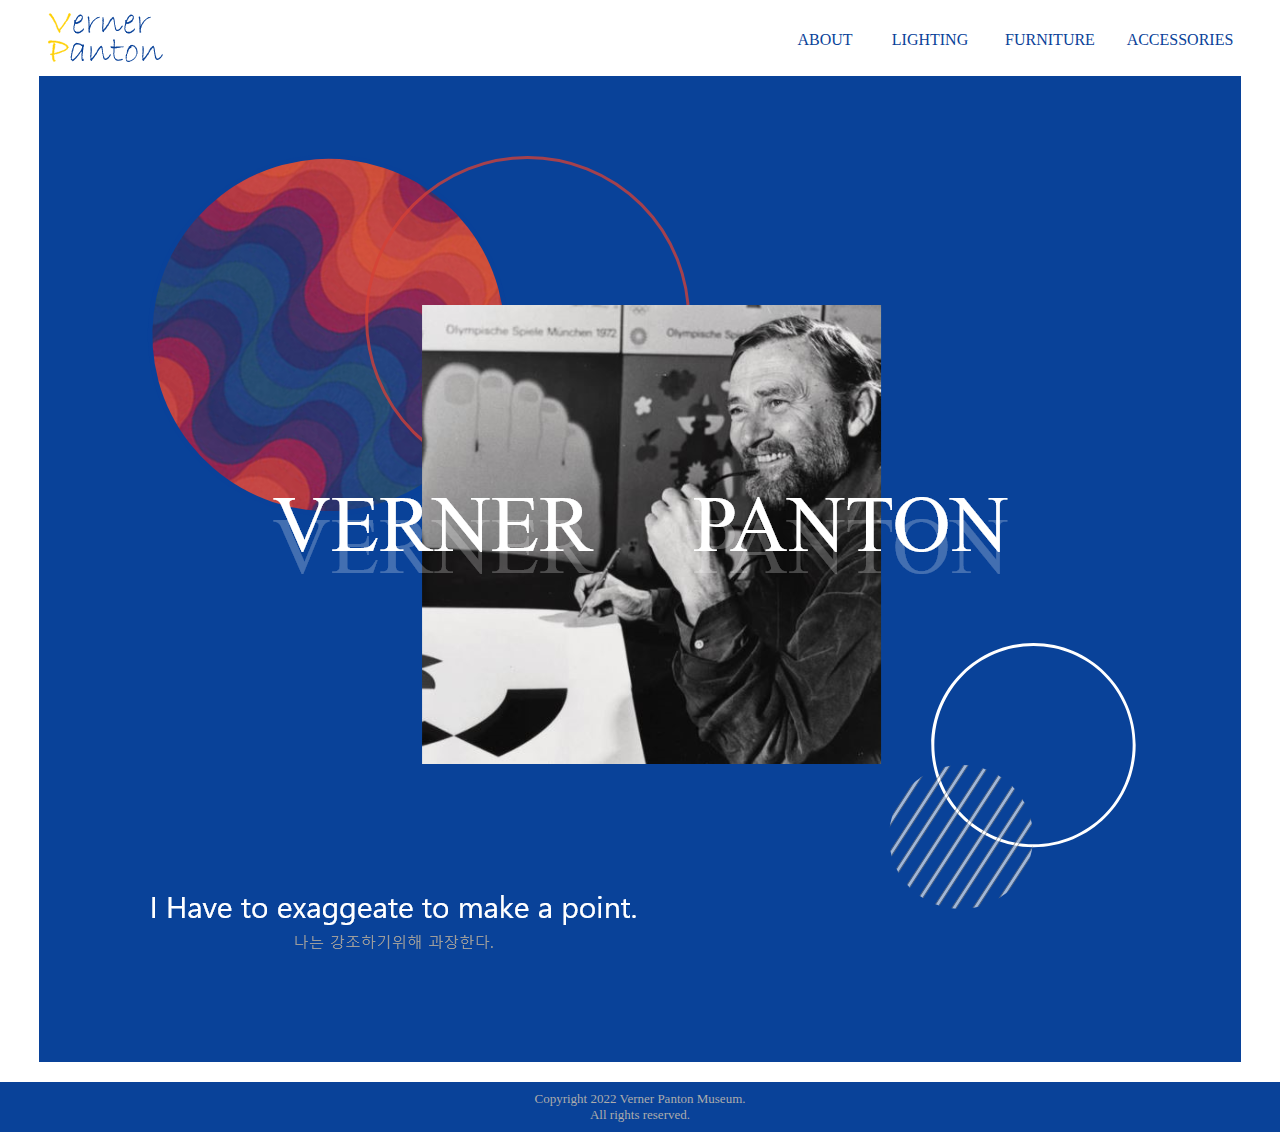
<file: index.html>
<!DOCTYPE html>
<html lang="ko" dir="ltr">
  <head>
    <meta charset="utf-8">
    <title>Verner Panton Museum</title>
    <link rel="stylesheet" href="master.css">
    <link rel="stylesheet" href="aos.css">
  </head>
  <body>
    <header>
      <nav>
        <ul>
          <li class="menu1"><a href="index.html"><img src="img/01_logo.png" alt="logo"></a></li>
          <li class="menu2"></li>
          <li class="menu3"><a href="sub01.html">About</a></li>
          <li class="menu4"><a href="lighting01.html">Lighting</a></li>
          <li class="menu5"><a href="furniture01.html">Furniture</a></li>
          <li class="menu6"><a href="accessories01.html">Accessories</a></li>
        </ul>
      </nav>
    </header>
    <section>
      <div class="text">
       <img src="img/text01.png" data-aos="fade-down"
     data-aos-easing="linear"
     data-aos-duration="1000">
      </div>
      <div class="main">
        <img src="img/index_bg01.png">
      </div>
    </section>

    <footer>
      Copyright 2022 Verner Panton Museum.
      <br>All rights reserved.
    </footer>

    <!--AOS 스트립트 적용 부문 시작-->
    <script src="aos.js"></script>
    <script>
    AOS.init({
      easing: 'ease-in-out-sine'
    });
    </script>
    <!--AOS 스트립트 적용 부문 끝-->

  </body>
</html>
</file>
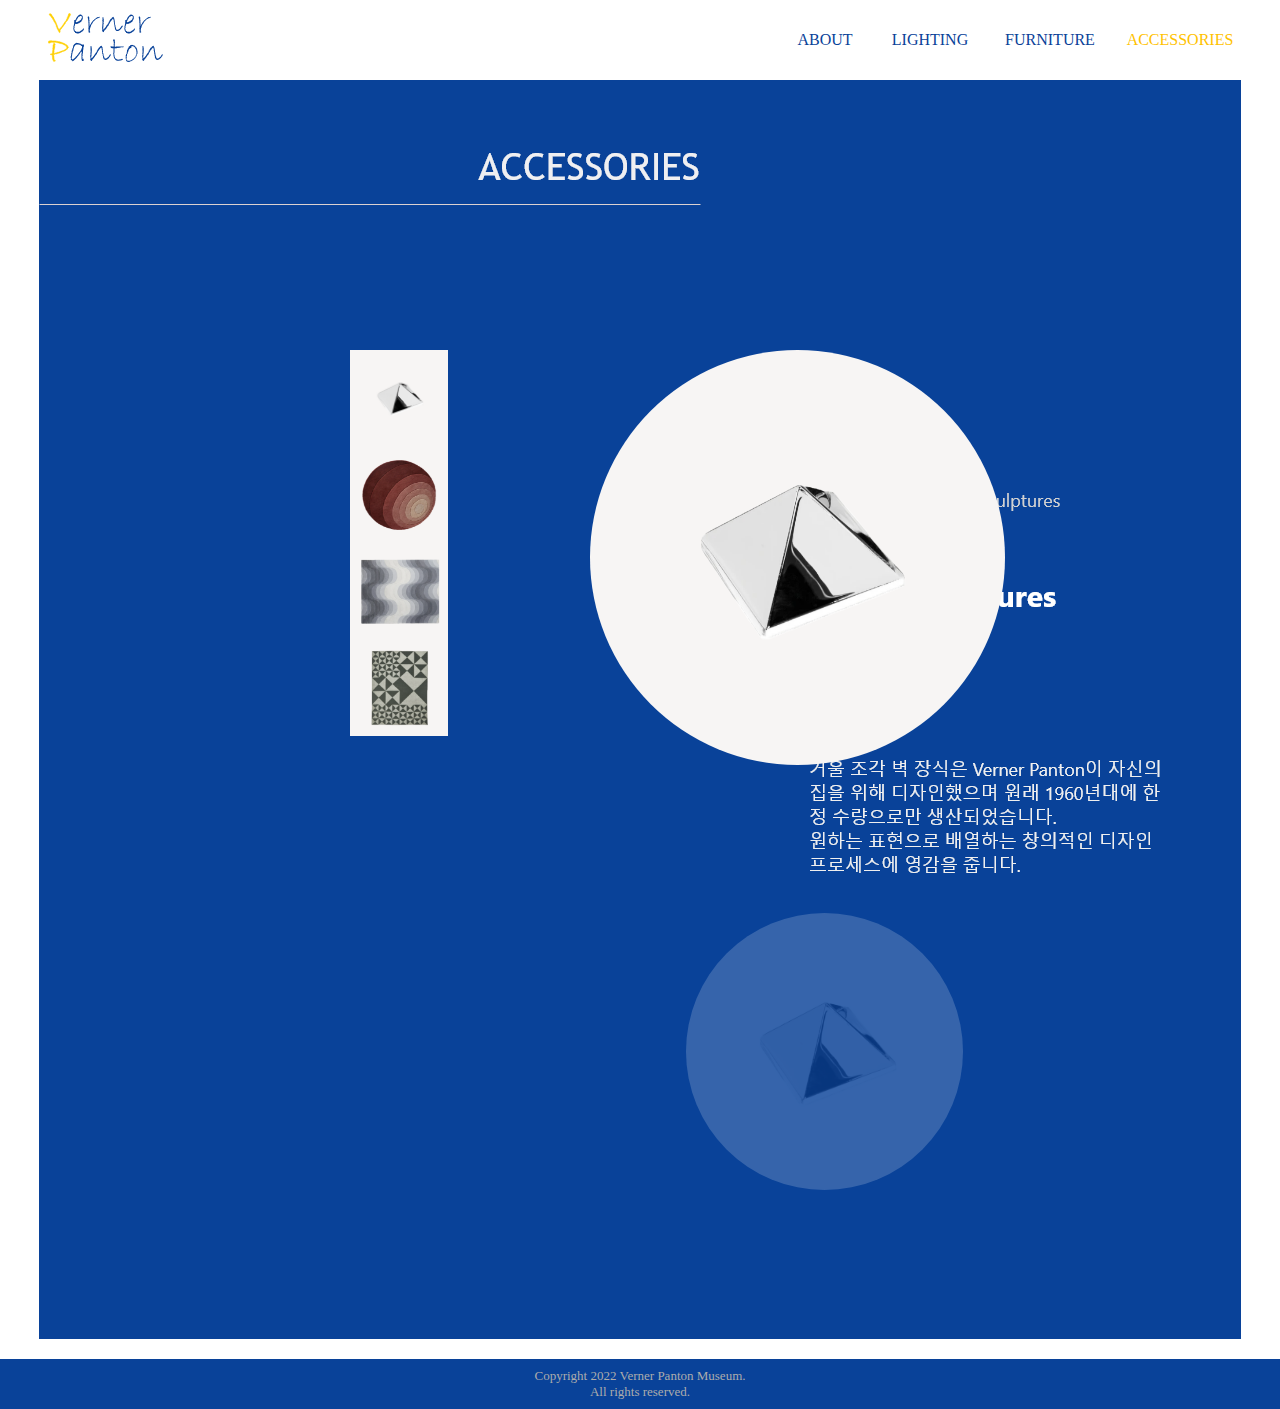
<file: accessories01.html>
<!DOCTYPE html>
<html lang="ko" dir="ltr">
  <head>
    <meta charset="utf-8">
    <title>Verner Panton Museum</title>
    <link rel="stylesheet" href="master.css">
    <link rel="stylesheet" href="aos.css">
  </head>
  <body>
    <header>
      <nav>
        <ul>
          <li class="accessories01_menu1"><a href="index.html"><img src="img/01_logo.png" alt="logo"></a></li>
          <li class="accessories01_menu2"></li>
          <li class="accessories01_menu3"><a href="sub01.html">About</a></li>
          <li class="accessories01_menu4"><a href="lighting01.html">Lighting</a></li>
          <li class="accessories01_menu5"><a href="furniture01.html">Furniture</a></li>
          <li class="accessories01_menu6"><a href="accessories01.html" style="color: #FFC200">Accessories</a></li>
        </ul>
      </nav>
    </header>
    <section>
      <div class="sub04">
      <img src="img/sub04_img01.png"data-aos="flip-left"data-aos-easing="ease-out-cubic"data-aos-duration="1300">
      </div>
      <div class="sub04_01">
      <img src="img/sub04_bg01.png">
      </div>
      <div class="sub04_02 cont_total">
      <a href="accessories01.html"><img src="img/sub04_cont1.png"></a>
      </div>
      <div class="sub04_03 cont_total">
      <a href="accessories02.html"><img src="img/sub04_cont2.png"></a>
      </div>
      <div class="sub04_04 cont_total">
      <a href="accessories03.html"><img src="img/sub04_cont3.png"></a>
      </div>
      <div class="sub04_05 cont_total">
      <a href="accessories04.html"><img src="img/sub04_cont4.png"></a>
      </div>

    </section>

    <footer>
      Copyright 2022 Verner Panton Museum.
      <br>All rights reserved.
    </footer>

    <!--AOS 스트립트 적용 부문 시작-->
    <script src="aos.js"></script>
    <script>
    AOS.init({
      easing: 'ease-in-out-sine'
    });
    </script>
    <!--AOS 스트립트 적용 부문 끝-->

  </body>
</html>
</file>
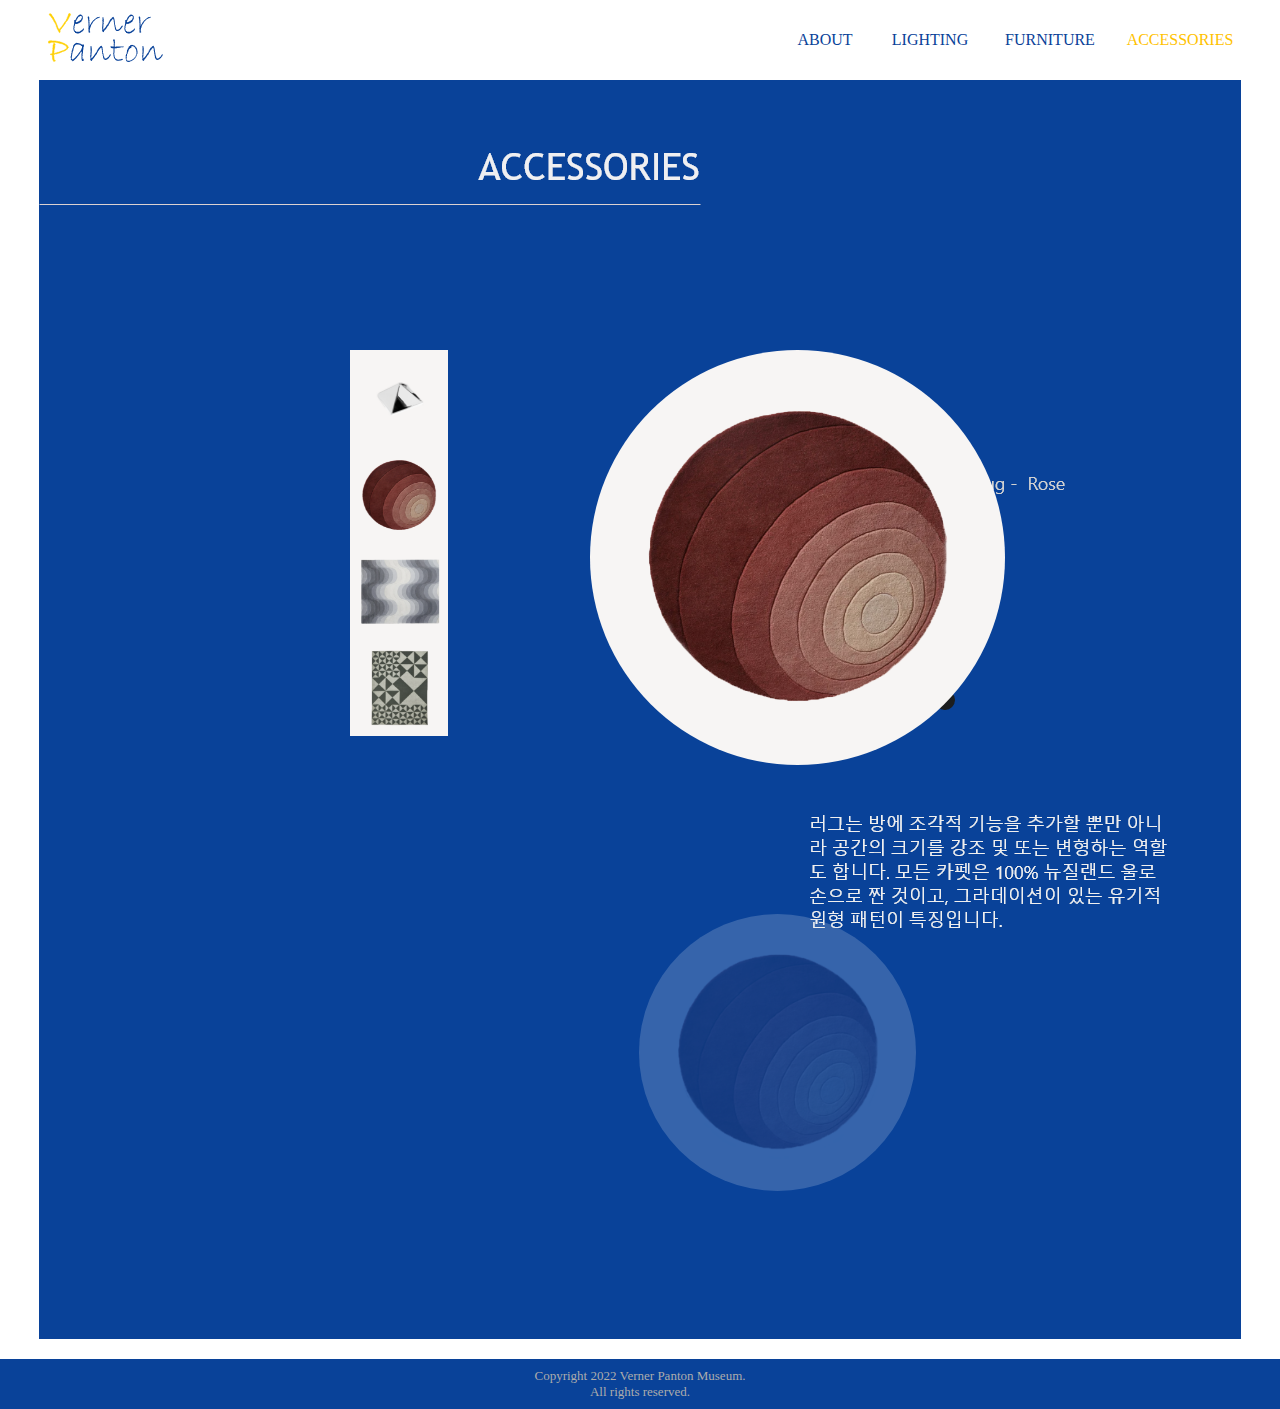
<file: accessories02.html>
<!DOCTYPE html>
<html lang="ko" dir="ltr">
  <head>
    <meta charset="utf-8">
    <title>Verner Panton Museum</title>
    <link rel="stylesheet" href="master.css">
    <link rel="stylesheet" href="aos.css">
  </head>
  <body>
    <header>
      <nav>
        <ul>
          <li class="accessories01_menu1"><a href="index.html"><img src="img/01_logo.png" alt="logo"></a></li>
          <li class="accessories01_menu2"></li>
          <li class="accessories01_menu3"><a href="sub01.html">About</a></li>
          <li class="accessories01_menu4"><a href="lighting01.html">Lighting</a></li>
          <li class="accessories01_menu5"><a href="furniture01.html">Furniture</a></li>
          <li class="accessories01_menu6"><a href="accessories01.html" style="color: #FFC200">Accessories</a></li>
        </ul>
      </nav>
    </header>
    <section>
      <div class="sub04">
      <img src="img/sub04_img02.png"data-aos="flip-left"data-aos-easing="ease-out-cubic"data-aos-duration="1300">
      </div>
      <div class="sub04_01">
      <img src="img/sub04_bg02.png">
      </div>
      <div class="sub04_02 cont_total">
      <a href="accessories01.html"><img src="img/sub04_cont1.png"></a>
      </div>
      <div class="sub04_03 cont_total">
      <a href="accessories02.html"><img src="img/sub04_cont2.png"></a>
      </div>
      <div class="sub04_04 cont_total">
      <a href="accessories03.html"><img src="img/sub04_cont3.png"></a>
      </div>
      <div class="sub04_05 cont_total">
      <a href="accessories04.html"><img src="img/sub04_cont4.png"></a>
      </div>

    </section>

    <footer>
      Copyright 2022 Verner Panton Museum.
      <br>All rights reserved.
    </footer>

    <!--AOS 스트립트 적용 부문 시작-->
    <script src="aos.js"></script>
    <script>
    AOS.init({
      easing: 'ease-in-out-sine'
    });
    </script>
    <!--AOS 스트립트 적용 부문 끝-->

  </body>
</html>
</file>
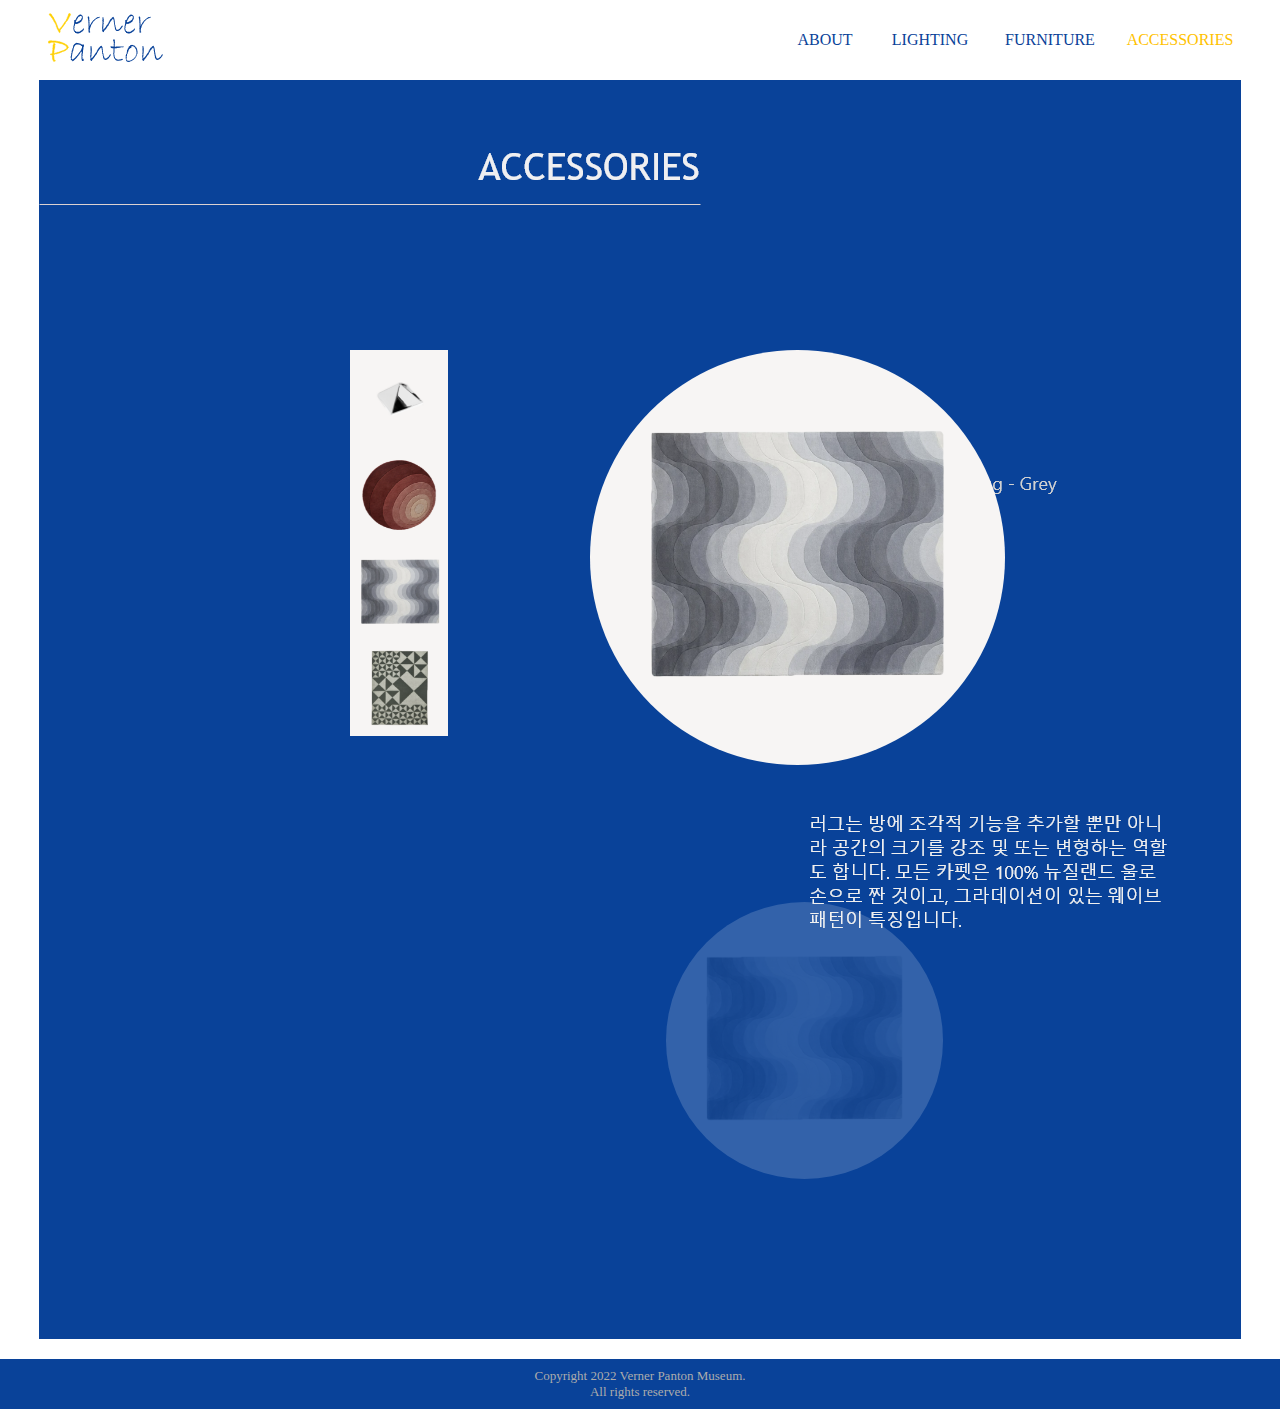
<file: accessories03.html>
<!DOCTYPE html>
<html lang="ko" dir="ltr">
  <head>
    <meta charset="utf-8">
    <title>Verner Panton Museum</title>
    <link rel="stylesheet" href="master.css">
    <link rel="stylesheet" href="aos.css">
  </head>
  <body>
    <header>
      <nav>
        <ul>
          <li class="accessories01_menu1"><a href="index.html"><img src="img/01_logo.png" alt="logo"></a></li>
          <li class="accessories01_menu2"></li>
          <li class="accessories01_menu3"><a href="sub01.html">About</a></li>
          <li class="accessories01_menu4"><a href="lighting01.html">Lighting</a></li>
          <li class="accessories01_menu5"><a href="furniture01.html">Furniture</a></li>
          <li class="accessories01_menu6"><a href="accessories01.html" style="color: #FFC200">Accessories</a></li>
        </ul>
      </nav>
    </header>
    <section>
      <div class="sub04">
      <img src="img/sub04_img03.png"data-aos="flip-left"data-aos-easing="ease-out-cubic"data-aos-duration="1300">
      </div>
      <div class="sub04_01">
      <img src="img/sub04_bg03.png">
      </div>
      <div class="sub04_02 cont_total">
      <a href="accessories01.html"><img src="img/sub04_cont1.png"></a>
      </div>
      <div class="sub04_03 cont_total">
      <a href="accessories02.html"><img src="img/sub04_cont2.png"></a>
      </div>
      <div class="sub04_04 cont_total">
      <a href="accessories03.html"><img src="img/sub04_cont3.png"></a>
      </div>
      <div class="sub04_05 cont_total">
      <a href="accessories04.html"><img src="img/sub04_cont4.png"></a>
      </div>

    </section>

    <footer>
      Copyright 2022 Verner Panton Museum.
      <br>All rights reserved.
    </footer>

    <!--AOS 스트립트 적용 부문 시작-->
    <script src="aos.js"></script>
    <script>
    AOS.init({
      easing: 'ease-in-out-sine'
    });
    </script>
    <!--AOS 스트립트 적용 부문 끝-->

  </body>
</html>
</file>
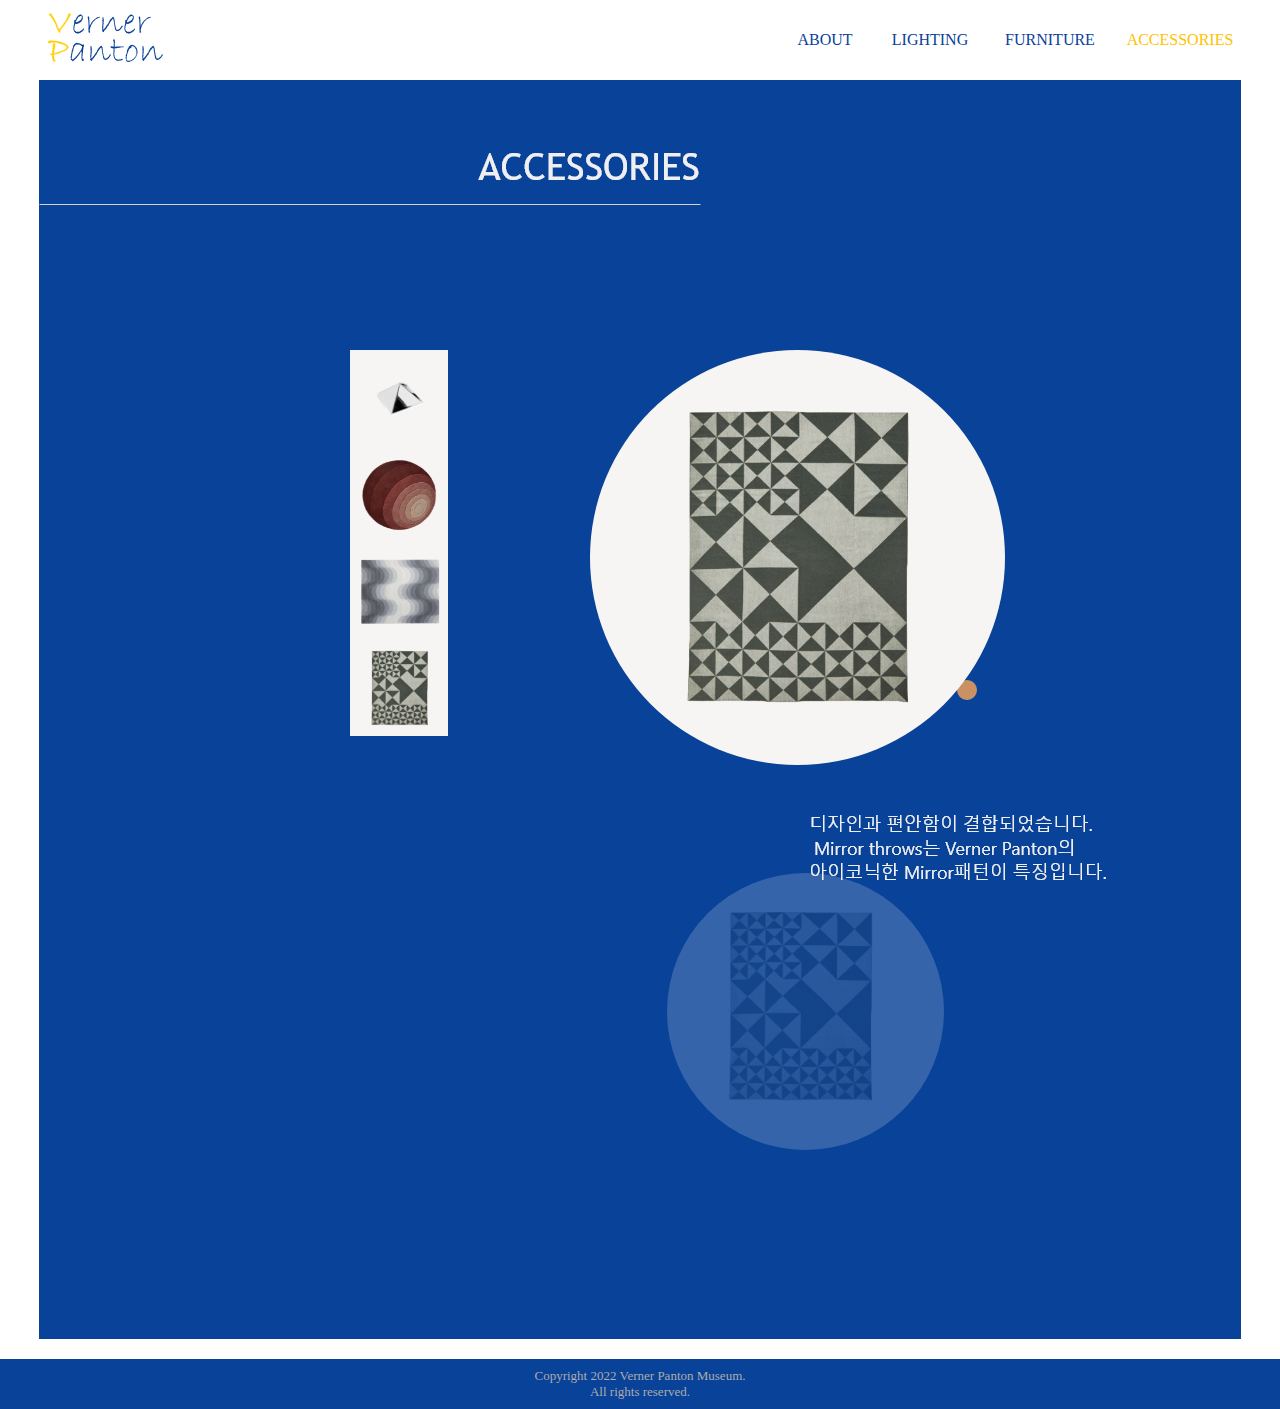
<file: accessories04.html>
<!DOCTYPE html>
<html lang="ko" dir="ltr">
  <head>
    <meta charset="utf-8">
    <title>Verner Panton Museum</title>
    <link rel="stylesheet" href="master.css">
    <link rel="stylesheet" href="aos.css">
  </head>
  <body>
    <header>
      <nav>
        <ul>
          <li class="accessories01_menu1"><a href="index.html"><img src="img/01_logo.png" alt="logo"></a></li>
          <li class="accessories01_menu2"></li>
          <li class="accessories01_menu3"><a href="sub01.html">About</a></li>
          <li class="accessories01_menu4"><a href="lighting01.html">Lighting</a></li>
          <li class="accessories01_menu5"><a href="furniture01.html">Furniture</a></li>
          <li class="accessories01_menu6"><a href="accessories01.html" style="color: #FFC200">Accessories</a></li>
        </ul>
      </nav>
    </header>
    <section>
      <div class="sub04">
      <img src="img/sub04_img04.png"data-aos="flip-left"data-aos-easing="ease-out-cubic"data-aos-duration="1300">
      </div>
      <div class="sub04_01">
      <img src="img/sub04_bg04.png">
      </div>
      <div class="sub04_02 cont_total">
      <a href="accessories01.html"><img src="img/sub04_cont1.png"></a>
      </div>
      <div class="sub04_03 cont_total">
      <a href="accessories02.html"><img src="img/sub04_cont2.png"></a>
      </div>
      <div class="sub04_04 cont_total">
      <a href="accessories03.html"><img src="img/sub04_cont3.png"></a>
      </div>
      <div class="sub04_05 cont_total">
      <a href="accessories04.html"><img src="img/sub04_cont4.png"></a>
      </div>

    </section>

    <footer>
      Copyright 2022 Verner Panton Museum.
      <br>All rights reserved.
    </footer>

    <!--AOS 스트립트 적용 부문 시작-->
    <script src="aos.js"></script>
    <script>
    AOS.init({
      easing: 'ease-in-out-sine'
    });
    </script>
    <!--AOS 스트립트 적용 부문 끝-->

  </body>
</html>
</file>
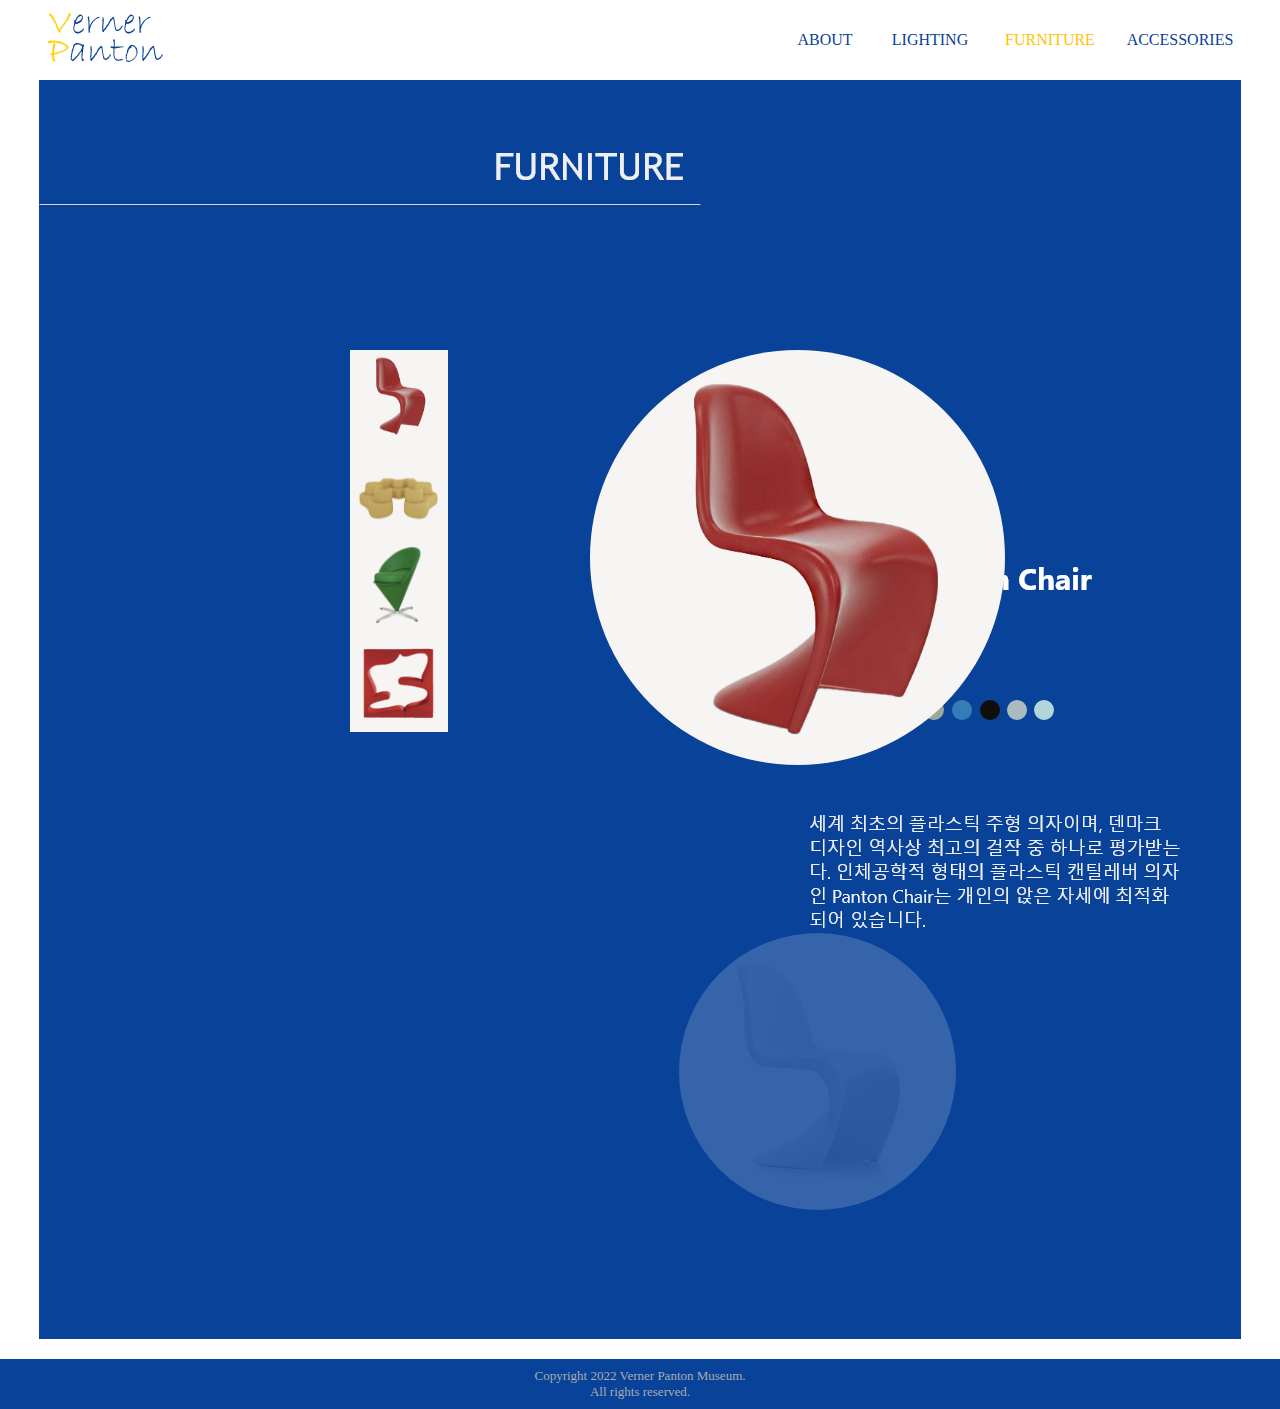
<file: furniture01.html>
<!DOCTYPE html>
<html lang="ko" dir="ltr">
  <head>
    <meta charset="utf-8">
    <title>Verner Panton Museum</title>
    <link rel="stylesheet" href="master.css">
    <link rel="stylesheet" href="aos.css">
  </head>
  <body>
    <header>
      <nav>
        <ul>
          <li class="furniture01_menu1"><a href="index.html"><img src="img/01_logo.png" alt="logo"></a></li>
          <li class="furniture01_menu2"></li>
          <li class="furniture01_menu3"><a href="sub01.html">About</a></li>
          <li class="furniture01_menu4"><a href="lighting01.html">Lighting</a></li>
          <li class="furniture01_menu5"><a href="furniture01.html" style="color: #FFC200">Furniture</a></li>
          <li class="furniture01_menu6"><a href="accessories01.html">Accessories</a></li>
        </ul>
      </nav>
    </header>
    <section>
      <div class="sub03">
      <img src="img/sub03_img01.png"data-aos="flip-left"data-aos-easing="ease-out-cubic"data-aos-duration="1300">
      </div>
      <div class="sub03_01">
      <img src="img/sub03_bg01.png">
      </div>
      <div class="sub03_02 cont_total">
      <a href="furniture01.html"><img src="img/sub03_cont1.png"></a>
      </div>
      <div class="sub03_03 cont_total">
      <a href="furniture02.html"><img src="img/sub03_cont2.png"></a>
      </div>
      <div class="sub03_04 cont_total">
      <a href="furniture03.html"><img src="img/sub03_cont3.png"></a>
      </div>
      <div class="sub03_05 cont_total">
     <a href="furniture04.html">  <img src="img/sub03_cont4.png"></a>
      </div>
    </section>

    <footer>
      Copyright 2022 Verner Panton Museum.
      <br>All rights reserved.
    </footer>

    <!--AOS 스트립트 적용 부문 시작-->
    <script src="aos.js"></script>
    <script>
    AOS.init({
      easing: 'ease-in-out-sine'
    });
    </script>
    <!--AOS 스트립트 적용 부문 끝-->

  </body>
</html>
</file>
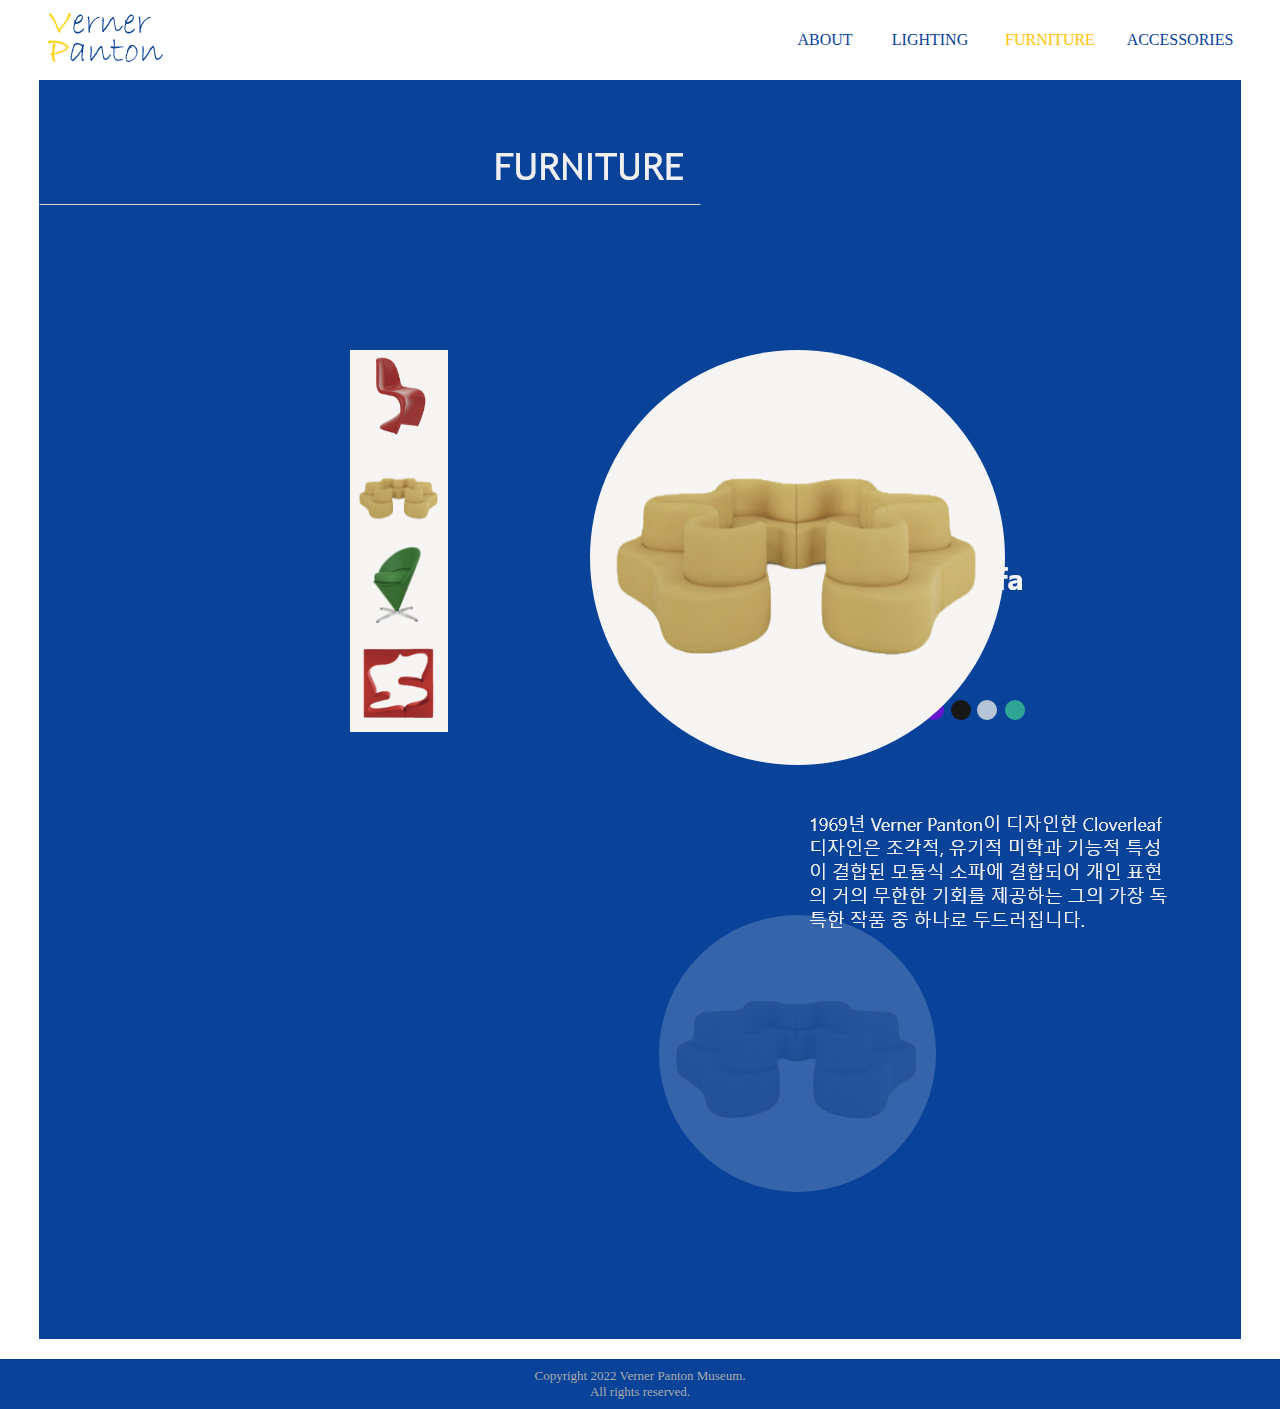
<file: furniture02.html>
<!DOCTYPE html>
<html lang="ko" dir="ltr">
  <head>
    <meta charset="utf-8">
    <title>Verner Panton Museum</title>
    <link rel="stylesheet" href="master.css">
    <link rel="stylesheet" href="aos.css">
  </head>
  <body>
    <header>
      <nav>
        <ul>
          <li class="furniture01_menu1"><a href="index.html"><img src="img/01_logo.png" alt="logo"></a></li>
          <li class="furniture01_menu2"></li>
          <li class="furniture01_menu3"><a href="sub01.html">About</a></li>
          <li class="furniture01_menu4"><a href="lighting01.html">Lighting</a></li>
          <li class="furniture01_menu5"><a href="furniture01.html" style="color: #FFC200">Furniture</a></li>
          <li class="furniture01_menu6"><a href="accessories01.html">Accessories</a></li>
        </ul>
      </nav>
    </header>
    <section>
      <div class="sub03">
      <img src="img/sub03_img02.png"data-aos="flip-left"data-aos-easing="ease-out-cubic"data-aos-duration="1300">
      </div>
      <div class="sub03_01">
      <img src="img/sub03_bg02.png">
      </div>
      <div class="sub03_02 cont_total">
      <a href="furniture01.html"><img src="img/sub03_cont1.png"></a>
      </div>
      <div class="sub03_03 cont_total">
      <a href="furniture02.html"><img src="img/sub03_cont2.png"></a>
      </div>
      <div class="sub03_04 cont_total">
      <a href="furniture03.html"><img src="img/sub03_cont3.png"></a>
      </div>
      <div class="sub03_05 cont_total">
     <a href="furniture04.html">  <img src="img/sub03_cont4.png"></a>
      </div>
    </section>

    <footer>
      Copyright 2022 Verner Panton Museum.
      <br>All rights reserved.
    </footer>
    <!--AOS 스트립트 적용 부문 시작-->
    <script src="aos.js"></script>
    <script>
    AOS.init({
      easing: 'ease-in-out-sine'
    });
    </script>
    <!--AOS 스트립트 적용 부문 끝-->

  </body>
</html>
</file>
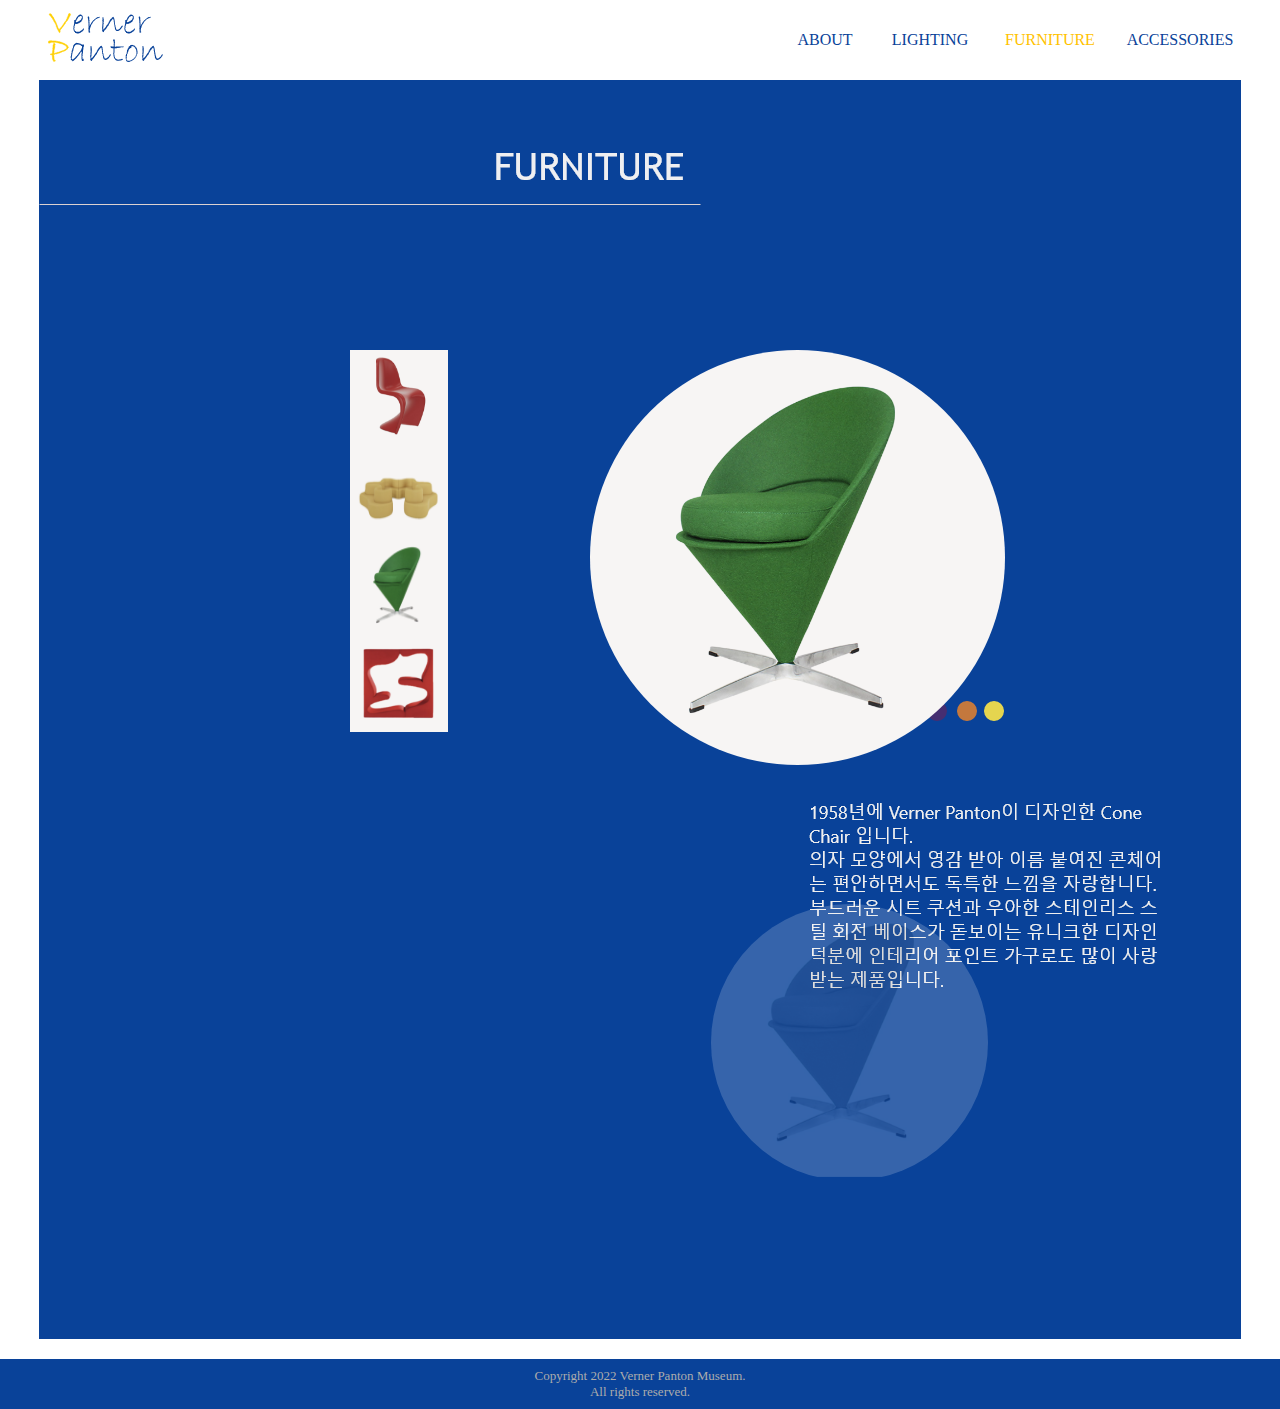
<file: furniture03.html>
<!DOCTYPE html>
<html lang="ko" dir="ltr">
  <head>
    <meta charset="utf-8">
    <title>Verner Panton Museum</title>
    <link rel="stylesheet" href="master.css">
    <link rel="stylesheet" href="aos.css">
  </head>
  <body>
    <header>
      <nav>
        <ul>
          <li class="furniture01_menu1"><a href="index.html"><img src="img/01_logo.png" alt="logo"></a></li>
          <li class="furniture01_menu2"></li>
          <li class="furniture01_menu3"><a href="sub01.html">About</a></li>
          <li class="furniture01_menu4"><a href="lighting01.html">Lighting</a></li>
          <li class="furniture01_menu5"><a href="furniture01.html" style="color: #FFC200">Furniture</a></li>
          <li class="furniture01_menu6"><a href="accessories01.html">Accessories</a></li>
        </ul>
      </nav>
    </header>
    <section>
      <div class="sub03">
      <img src="img/sub03_img03.png"data-aos="flip-left"data-aos-easing="ease-out-cubic"data-aos-duration="1300">
      </div>
      <div class="sub03_01">
      <img src="img/sub03_bg03.png">
      </div>
      <div class="sub03_02 cont_total">
      <a href="furniture01.html"><img src="img/sub03_cont1.png"></a>
      </div>
      <div class="sub03_03 cont_total">
      <a href="furniture02.html"><img src="img/sub03_cont2.png"></a>
      </div>
      <div class="sub03_04 cont_total">
      <a href="furniture03.html"><img src="img/sub03_cont3.png"></a>
      </div>
      <div class="sub03_05 cont_total">
     <a href="furniture04.html">  <img src="img/sub03_cont4.png"></a>
      </div>

    </section>

    <footer>
      Copyright 2022 Verner Panton Museum.
      <br>All rights reserved.
    </footer>
    <!--AOS 스트립트 적용 부문 시작-->
    <script src="aos.js"></script>
    <script>
    AOS.init({
      easing: 'ease-in-out-sine'
    });
    </script>
    <!--AOS 스트립트 적용 부문 끝-->

  </body>
</html>
</file>
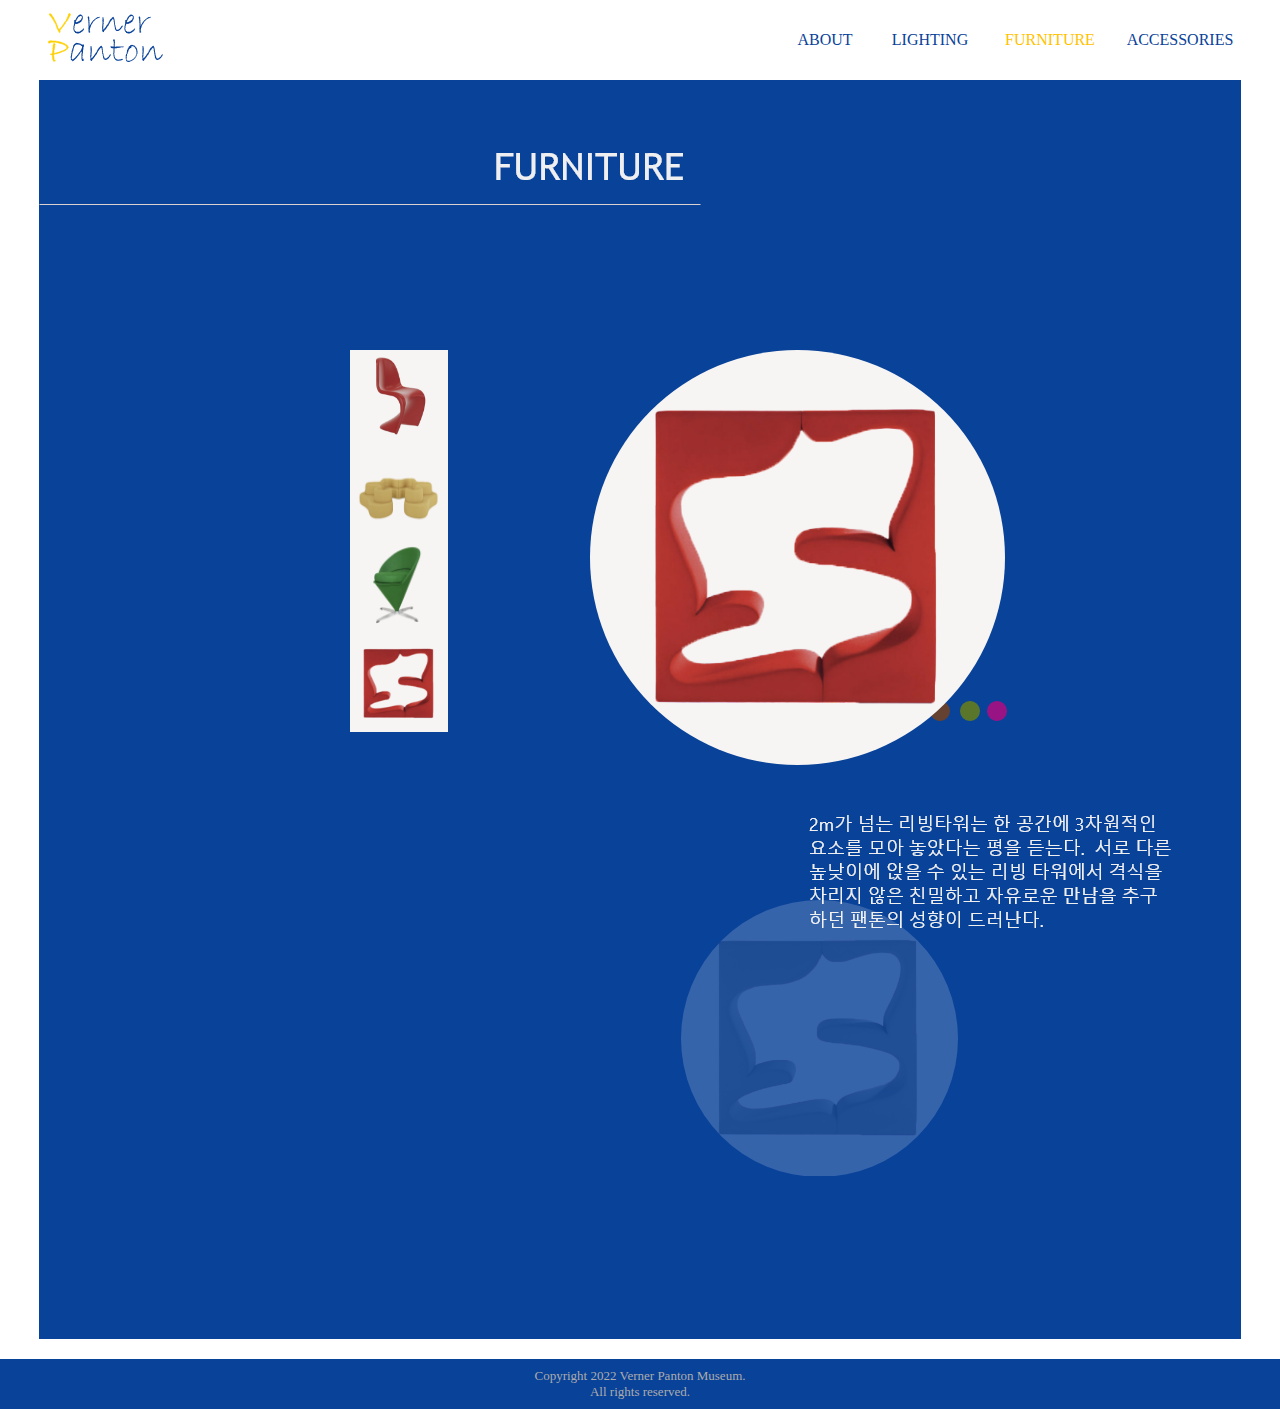
<file: furniture04.html>
<!DOCTYPE html>
<html lang="ko" dir="ltr">
  <head>
    <meta charset="utf-8">
    <title>Verner Panton Museum</title>
    <link rel="stylesheet" href="master.css">
    <link rel="stylesheet" href="aos.css">
  </head>
  <body>
    <header>
      <nav>
        <ul>
          <li class="furniture01_menu1"><a href="index.html"><img src="img/01_logo.png" alt="logo"></a></li>
          <li class="furniture01_menu2"></li>
          <li class="furniture01_menu3"><a href="sub01.html">About</a></li>
          <li class="furniture01_menu4"><a href="lighting01.html">Lighting</a></li>
          <li class="furniture01_menu5"><a href="furniture01.html" style="color: #FFC200">Furniture</a></li>
          <li class="furniture01_menu6"><a href="accessories01.html">Accessories</a></li>
        </ul>
      </nav>
    </header>
    <section>
      <div class="sub03">
      <img src="img/sub03_img04.png"data-aos="flip-left"data-aos-easing="ease-out-cubic"data-aos-duration="1300">
      </div>
      <div class="sub03_01">
      <img src="img/sub03_bg04.png">
      </div>
      <div class="sub03_02 cont_total">
      <a href="furniture01.html"><img src="img/sub03_cont1.png"></a>
      </div>
      <div class="sub03_03 cont_total">
      <a href="furniture02.html"><img src="img/sub03_cont2.png"></a>
      </div>
      <div class="sub03_04 cont_total">
      <a href="furniture03.html"><img src="img/sub03_cont3.png"></a>
      </div>
      <div class="sub03_05 cont_total">
     <a href="furniture04.html">  <img src="img/sub03_cont4.png"></a>
      </div>

    </section>

    <footer>
      Copyright 2022 Verner Panton Museum.
      <br>All rights reserved.
    </footer>

    <!--AOS 스트립트 적용 부문 시작-->
    <script src="aos.js"></script>
    <script>
    AOS.init({
      easing: 'ease-in-out-sine'
    });
    </script>
    <!--AOS 스트립트 적용 부문 끝-->

  </body>
</html>
</file>
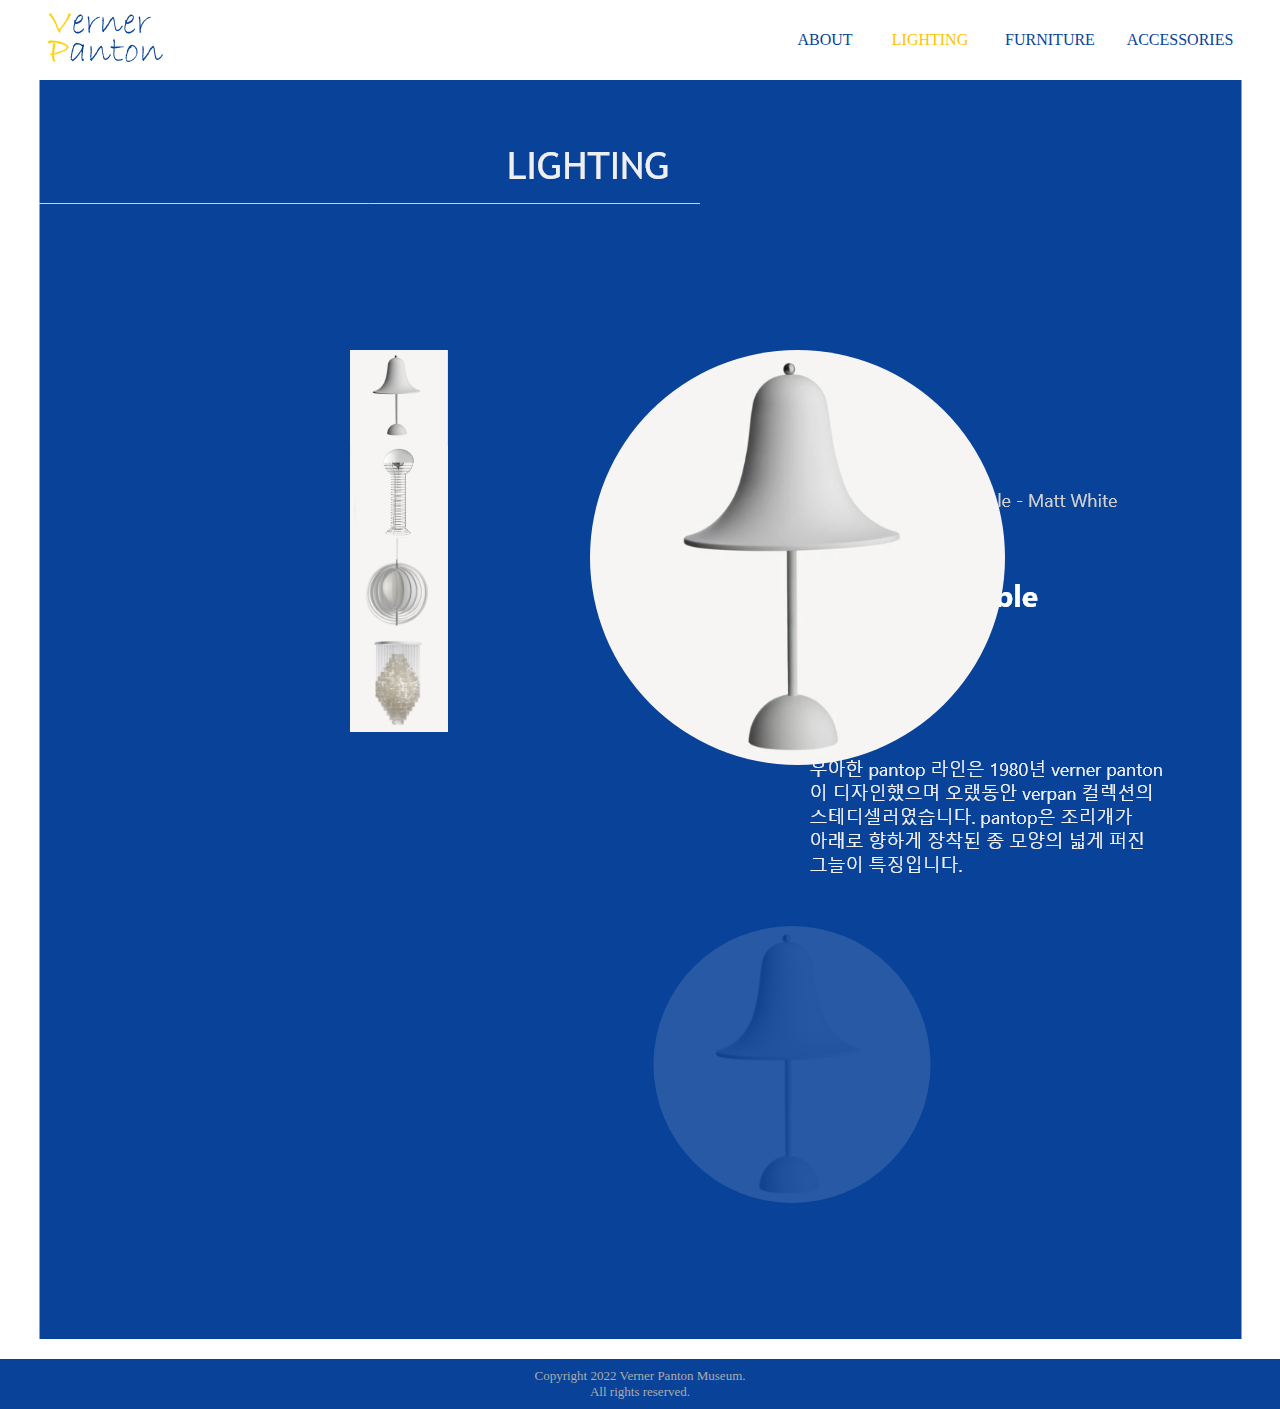
<file: lighting01.html>
<!DOCTYPE html>
<html lang="ko" dir="ltr">
  <head>
    <meta charset="utf-8">
    <title>Verner Panton Museum</title>
    <link rel="stylesheet" href="master.css">
    <link rel="stylesheet" href="aos.css">
  </head>
  <body>
    <header>
      <nav>
        <ul>
          <li class="lighting01_menu1"><a href="index.html"><img src="img/01_logo.png" alt="logo"></a></li>
          <li class="lighting01_menu2"></li>
          <li class="lighting01_menu3"><a href="sub01.html">About</a></li>
          <li class="lighting01_menu4"><a href="lighting01.html" style="color: #FFC200">Lighting</a></li>
          <li class="lighting01_menu5"><a href="furniture01.html">Furniture</a></li>
          <li class="lighting01_menu6"><a href="accessories01.html">Accessories</a></li>
        </ul>
      </nav>
    </header>
    <section>
      <div class="sub02">
      <img src="img/sub02_img01.png"data-aos="flip-left"data-aos-easing="ease-out-cubic"data-aos-duration="1300">
      </div>
      <div class="sub02_01">
      <img src="img/sub02_bg01.png">
      </div>
      <div class="sub02_02 cont_total">
      <a href="lighting01.html"><img src="img/sub02_cont1.png"></a>
      </div>
      <div class="sub02_03 cont_total">
      <a href="lighting02.html"><img src="img/sub02_cont2.png"></a>
      </div>
      <div class="sub02_04 cont_total">
      <a href="lighting03.html"><img src="img/sub02_cont3.png"></a>
      </div>
      <div class="sub02_05 cont_total">
      <a href="lighting04.html"><img src="img/sub02_cont4.png"></a>
      </div>

    </section>

    <footer>
      Copyright 2022 Verner Panton Museum.
      <br>All rights reserved.
    </footer>

    <!--AOS 스트립트 적용 부문 시작-->
    <script src="aos.js"></script>
    <script>
    AOS.init({
      easing: 'ease-in-out-sine'
    });
    </script>
    <!--AOS 스트립트 적용 부문 끝-->

  </body>
</html>
</file>
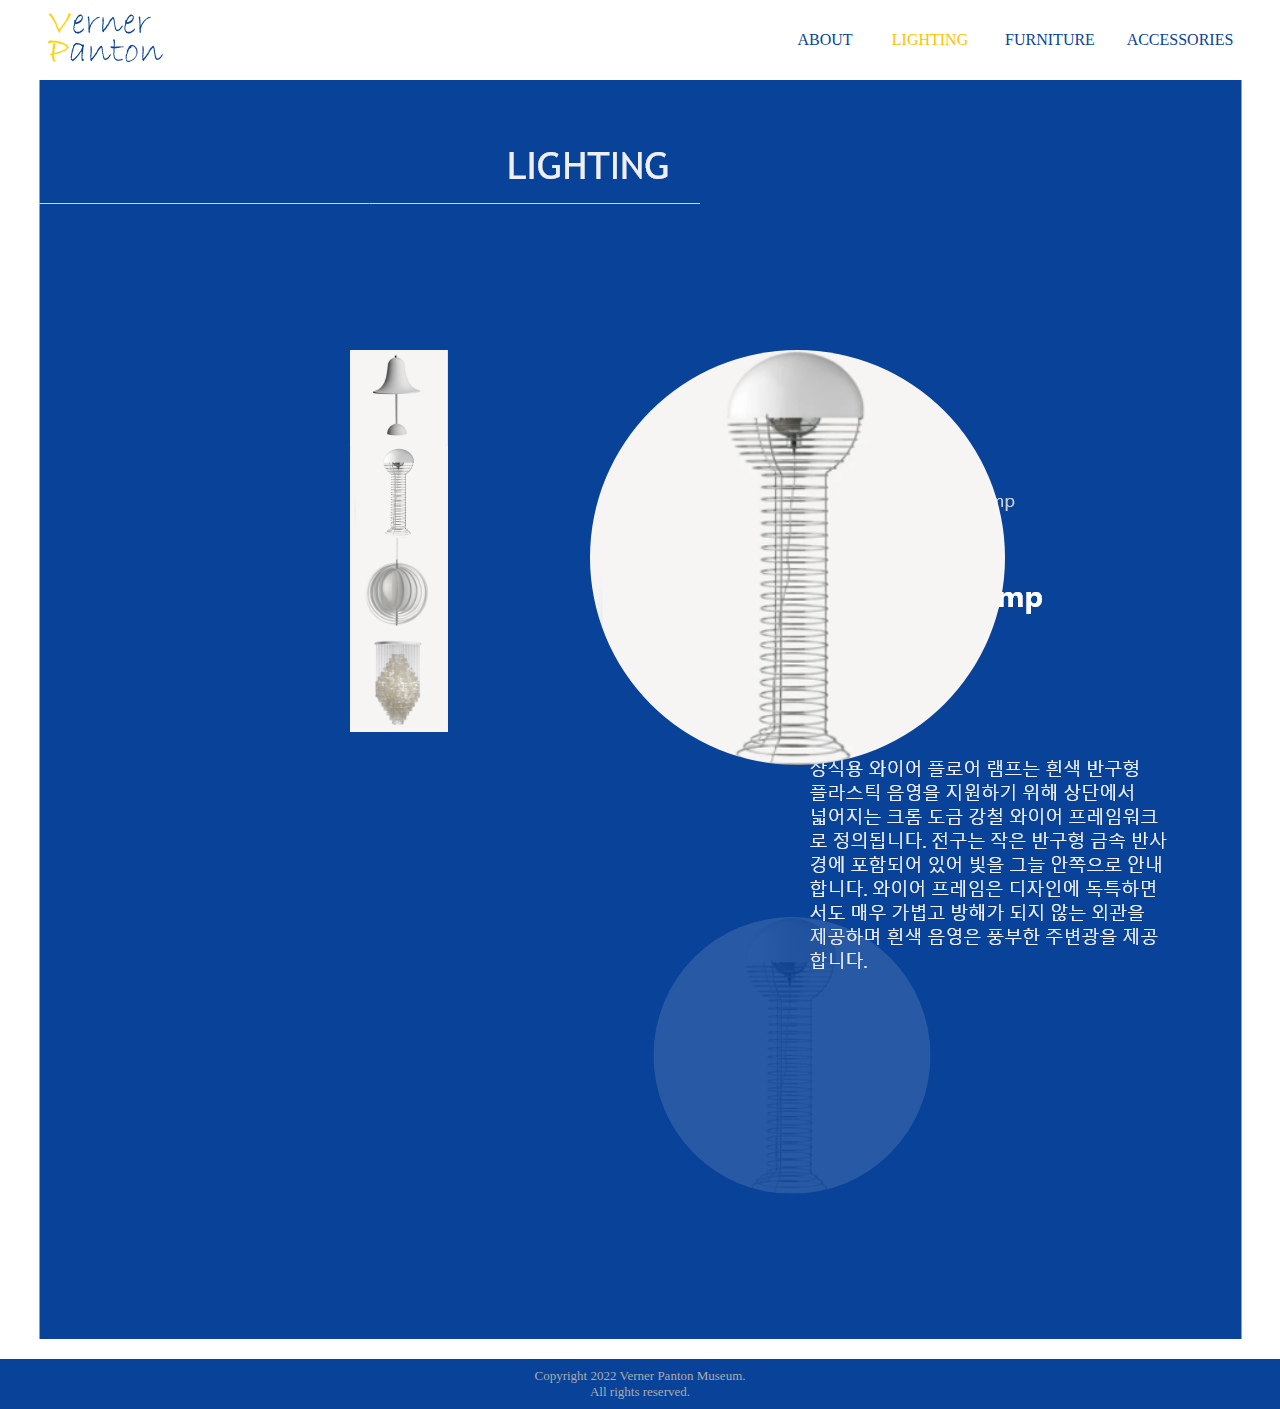
<file: lighting02.html>
<!DOCTYPE html>
<html lang="ko" dir="ltr">
  <head>
    <meta charset="utf-8">
    <title>Verner Panton Museum</title>
    <link rel="stylesheet" href="master.css">
    <link rel="stylesheet" href="aos.css">
  </head>
  <body>
    <header>
      <nav>
        <ul>
          <li class="lighting01_menu1"><a href="index.html"><img src="img/01_logo.png" alt="logo"></a></li>
          <li class="lighting01_menu2"></li>
          <li class="lighting01_menu3"><a href="sub01.html">About</a></li>
          <li class="lighting01_menu4"><a href="lighting01.html" style="color: #FFC200">Lighting</a></li>
          <li class="lighting01_menu5"><a href="furniture01.html">Furniture</a></li>
          <li class="lighting01_menu6"><a href="accessories01.html">Accessories</a></li>
        </ul>
      </nav>
    </header>
    <section>
      <div class="sub02">
      <img src="img/sub02_img02.png"data-aos="flip-left"data-aos-easing="ease-out-cubic"data-aos-duration="1300">
      </div>
      <div class="sub02_01">
      <img src="img/sub02_bg02.png">
      </div>
      <div class="sub02_02 cont_total">
      <a href="lighting01.html"><img src="img/sub02_cont1.png"></a>
      </div>
      <div class="sub02_03 cont_total">
      <a href="lighting02.html"><img src="img/sub02_cont2.png"></a>
      </div>
      <div class="sub02_04 cont_total">
      <a href="lighting03.html"><img src="img/sub02_cont3.png"></a>
      </div>
      <div class="sub02_05 cont_total">
      <a href="lighting04.html"><img src="img/sub02_cont4.png"></a>
      </div>
      </section>

    <footer>
      Copyright 2022 Verner Panton Museum.
      <br>All rights reserved.
    </footer>

    <!--AOS 스트립트 적용 부문 시작-->
    <script src="aos.js"></script>
    <script>
    AOS.init({
      easing: 'ease-in-out-sine'
    });
    </script>
    <!--AOS 스트립트 적용 부문 끝-->

  </body>
</html>
</file>
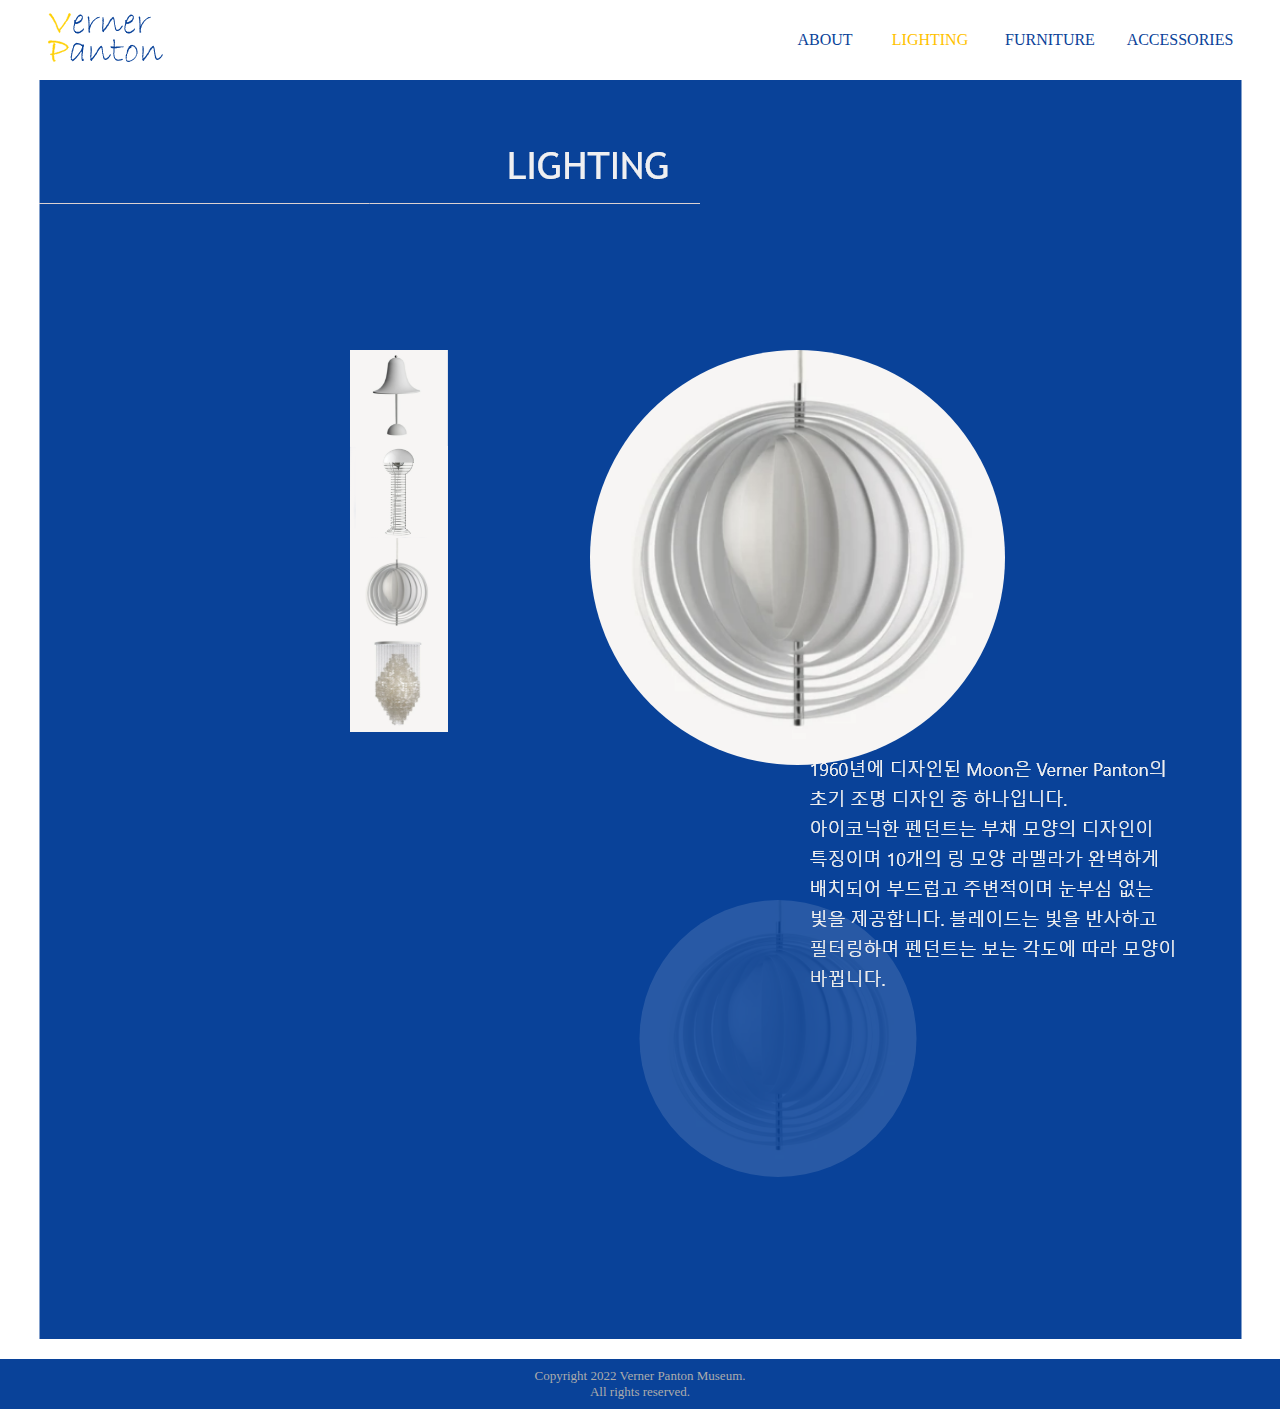
<file: lighting03.html>
<!DOCTYPE html>
<html lang="ko" dir="ltr">
  <head>
    <meta charset="utf-8">
    <title>Verner Panton Museum</title>
    <link rel="stylesheet" href="master.css">
    <link rel="stylesheet" href="aos.css">
  </head>
  <body>
    <header>
      <nav>
        <ul>
          <li class="lighting01_menu1"><a href="index.html"><img src="img/01_logo.png" alt="logo"></a></li>
          <li class="lighting01_menu2"></li>
          <li class="lighting01_menu3"><a href="sub01.html">About</a></li>
          <li class="lighting01_menu4"><a href="lighting01.html" style="color: #FFC200">Lighting</a></li>
          <li class="lighting01_menu5"><a href="furniture01.html">Furniture</a></li>
          <li class="lighting01_menu6"><a href="accessories01.html">Accessories</a></li>
        </ul>
      </nav>
    </header>
    <section>
      <div class="sub02">
      <img src="img/sub02_img03.png"data-aos="flip-left"data-aos-easing="ease-out-cubic"data-aos-duration="1300">
      </div>
      <div class="sub02_01">
      <img src="img/sub02_bg03.png">
      </div>
      <div class="sub02_02 cont_total">
      <a href="lighting01.html"><img src="img/sub02_cont1.png"></a>
      </div>
      <div class="sub02_03 cont_total">
      <a href="lighting02.html"><img src="img/sub02_cont2.png"></a>
      </div>
      <div class="sub02_04 cont_total">
      <a href="lighting03.html"><img src="img/sub02_cont3.png"></a>
      </div>
      <div class="sub02_05 cont_total">
      <a href="lighting04.html"><img src="img/sub02_cont4.png"></a>
      </div>
      </section>

    <footer>
      Copyright 2022 Verner Panton Museum.
      <br>All rights reserved.
    </footer>
    <!--AOS 스트립트 적용 부문 시작-->
    <script src="aos.js"></script>
    <script>
    AOS.init({
      easing: 'ease-in-out-sine'
    });
    </script>
    <!--AOS 스트립트 적용 부문 끝-->

  </body>
</html>
</file>
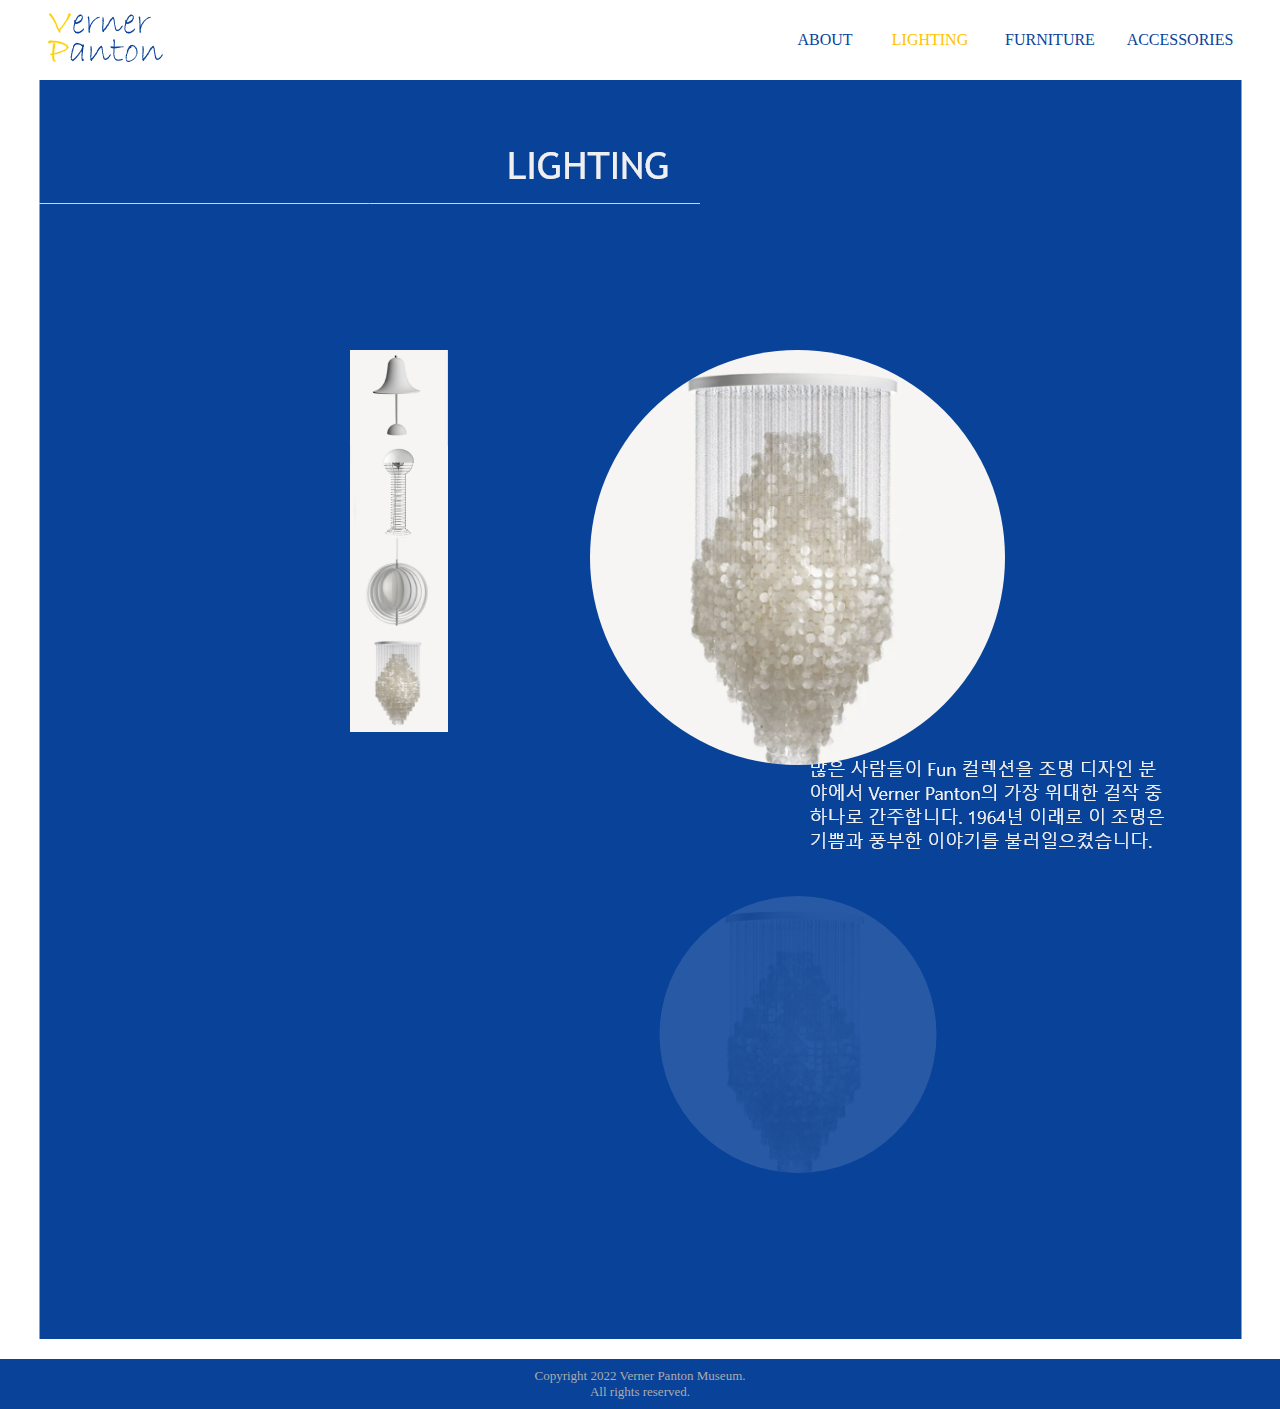
<file: lighting04.html>
<!DOCTYPE html>
<html lang="ko" dir="ltr">
  <head>
    <meta charset="utf-8">
    <title>Verner Panton Museum</title>
    <link rel="stylesheet" href="master.css">
    <link rel="stylesheet" href="aos.css">
  </head>
  <body>
    <header>
      <nav>
        <ul>
          <li class="lighting01_menu1"><a href="index.html"><img src="img/01_logo.png" alt="logo"></a></li>
          <li class="lighting01_menu2"></li>
          <li class="lighting01_menu3"><a href="sub01.html">About</a></li>
          <li class="lighting01_menu4"><a href="lighting01.html" style="color: #FFC200">Lighting</a></li>
          <li class="lighting01_menu5"><a href="furniture01.html">Furniture</a></li>
          <li class="lighting01_menu6"><a href="accessories01.html">Accessories</a></li>
        </ul>
      </nav>
    </header>
    <section>
      <div class="sub02">
      <img src="img/sub02_img04.png"data-aos="flip-left"data-aos-easing="ease-out-cubic"data-aos-duration="1300">
      </div>
      <div class="sub02_01">
      <img src="img/sub02_bg04.png">
      </div>
      <div class="sub02_02 cont_total">
      <a href="lighting01.html"><img src="img/sub02_cont1.png"></a>
      </div>
      <div class="sub02_03 cont_total">
      <a href="lighting02.html"><img src="img/sub02_cont2.png"></a>
      </div>
      <div class="sub02_04 cont_total">
      <a href="lighting03.html"><img src="img/sub02_cont3.png"></a>
      </div>
      <div class="sub02_05 cont_total">
      <a href="lighting04.html"><img src="img/sub02_cont4.png"></a>
      </div>
      </section>
      
    <footer>
      Copyright 2022 Verner Panton Museum.
      <br>All rights reserved.
    </footer>
    <!--AOS 스트립트 적용 부문 시작-->
    <script src="aos.js"></script>
    <script>
    AOS.init({
      easing: 'ease-in-out-sine'
    });
    </script>
    <!--AOS 스트립트 적용 부문 끝-->

  </body>
</html>
</file>
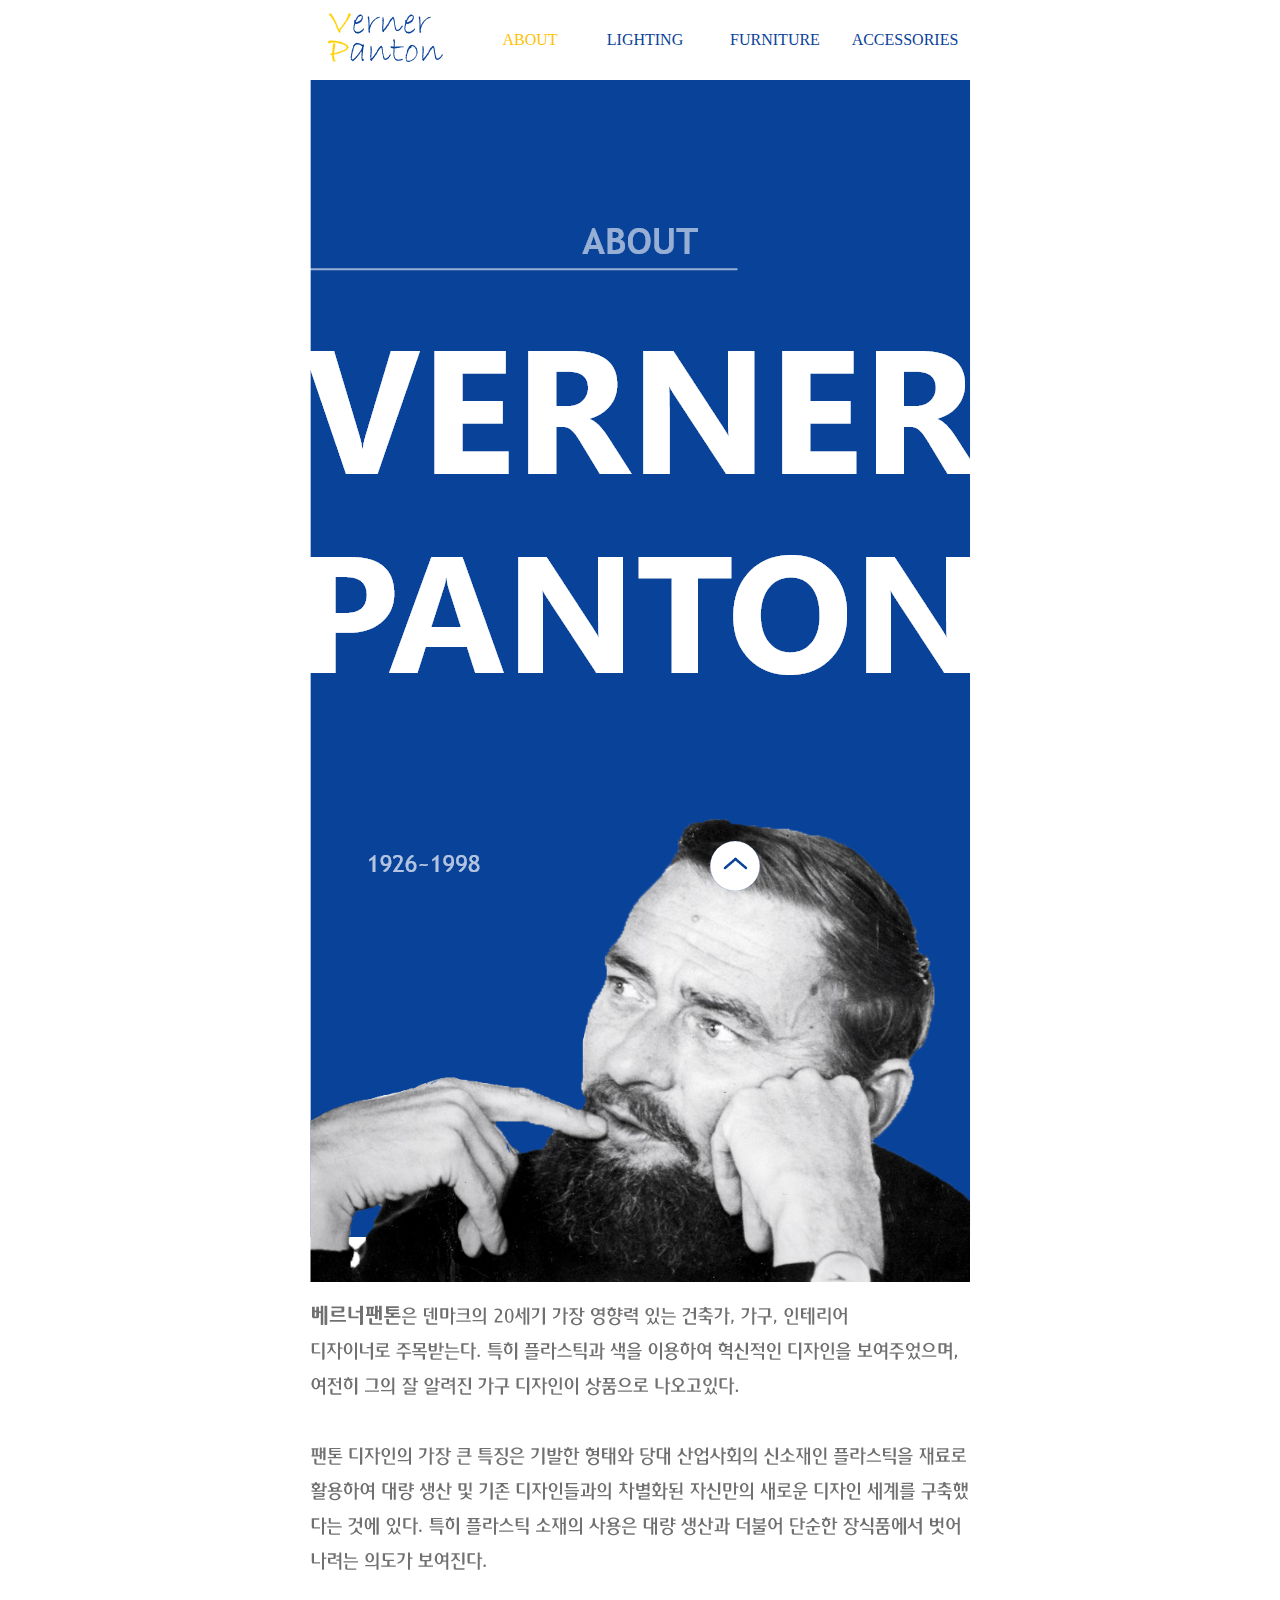
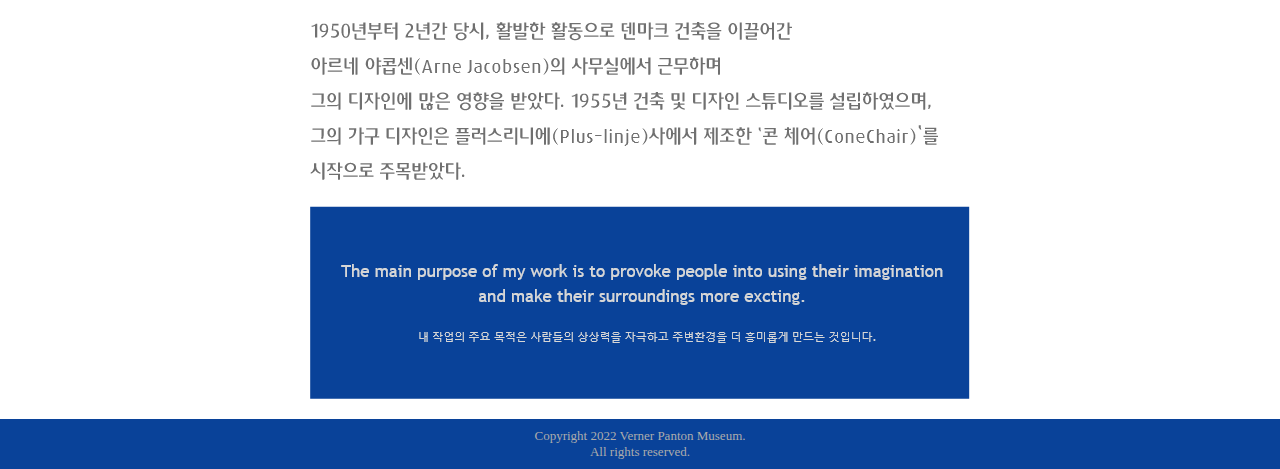
<file: sub01.html>
<!DOCTYPE html>
<html lang="ko" dir="ltr">
  <head>
    <meta charset="utf-8">
    <title>Verner Panton Museum</title>
    <link rel="stylesheet" href="master.css">
  </head>
  <body>
    <header>
      <nav>
        <ul>
          <li class="sub01_menu1"><a href="index.html"><img src="img/01_logo.png" alt="logo"></a></li>
          <li class="sub01_menu2"></li>
          <li class="sub01_menu3"><a href="sub01.html" style="color: #FFC200">About</a></li>
          <li class="sub01_menu4"><a href="lighting01.html">Lighting</a></li>
          <li class="sub01_menu5"><a href="furniture01.html">Furniture</a></li>
          <li class="sub01_menu6"><a href="accessories01.html">Accessories</a></li>
        </ul>
      </nav>
    </header>
    <section>
      <div class="sub01">
        <img src="img/sub_bg.png"/>
      </div>
    </section>

    <footer>
      Copyright 2022 Verner Panton Museum.
      <br>All rights reserved.
    </footer>
    <div style="position: fixed; bottom: 5px; right: 520px;">
    <a href="#"><img src="img/top.png" title="위로가기"></a>
  </div>
  </body>
</html>
</file>
<file: master.css>
*{
  margin: 0;
  padding: 0;
  text-decoration: none;
}

header{
  width: 100%;
  height: 80px;
  display: flex;
  justify-content: center;
  align-content: center;
  background-color: white;
}
header nav{
  width: 1200px;
  height: 80px;
  display: flex;
  justify-content: center;
  align-items: center;
}
header nav ul{
  display: flex;
  justify-content: center;
  align-items: center;
}
header nav ul li{
  display: flex;
  justify-content: center;
  align-items: center;
}
header nav ul li a{
  color: #094299;
  text-transform: uppercase;
  font-family: 'Segoe UI';
  font-size: 25;
}
header nav ul li a:hover{
  color: #FFC200;
  font-size: 1em;
  letter-spacing: 0.25em;
  transition: 0.5s;
}

.menu1{width: 150px;}
.menu2{width: 600px;}
.menu3{width: 90px;}
.menu4{width: 120px;}
.menu5{width: 120px;}
.menu6{width: 140px;}

.main{
  display: flex;
  justify-content: center;
  align-items: center;
  margin-bottom: 20px;
  margin-top: -114px;
}
.text{
display: flex;
justify-content:center;
align-items: center;
position: relative;
top: 400px;
}

footer{
  width: 100%;
  height: 50px;
  background-color: #094299;
  display: flex;
  justify-content: center;
  align-items: center;
  text-align: center;
  color: #ACACAC;
  font-family: 'Segoe UI';
  font-size: 13px;
}


.sub01{
  display: flex;
  justify-content: center;
  align-items: center;
  margin-bottom: 20px;
}
.sub01_menu1{width: 150px;}
.sub01_menu2{width: 20px;}
.sub01_menu3{width: 100px;}
.sub01_menu4{width: 130px;}
.sub01_menu5{width: 130px;}
.sub01_menu6{width: 130px;}



.sub02{
  display: flex;
  justify-content: center;
  align-items: center;
  position: absolute;
  top: 350px;
  left: 590px;
}
.sub02_01{
  display: flex;
  justify-content: center;
  align-items: center;
  margin-bottom: 20px;
}
.cont_total{
  display: flex;
  justify-content: center;
  align-items: center;
  position: absolute;
}
 .sub02_02{
   top: 350px;
   left: 350px;
 }
 .sub02_03{
   top: 446px;
   left: 350px;
 }
 .sub02_04{
   top: 538px;
   left: 350px;
 }
 .sub02_05{
   top: 635px;
   left: 350px;
 }
.lighting01_menu1{width: 150px;}
.lighting01_menu2{width: 600px;}
.lighting01_menu3{width: 90px;}
.lighting01_menu4{width: 120px;}
.lighting01_menu5{width: 120px;}
.lighting01_menu6{width: 140px;}



.sub03{
  display: flex;
  justify-content: center;
  align-items: center;
  position: absolute;
  top: 350px;
  left: 590px;
}
.sub03_01{
  display: flex;
  justify-content: center;
  align-items: center;
  margin-bottom: 20px;
}
.sub03_02{
  top: 350px;
  left: 350px;
}
.sub03_03{
  top: 446px;
  left: 350px;
}
.sub03_04{
  top: 538px;
  left: 350px;
}
.sub03_05{
  top: 635px;
  left: 350px;
}
.furniture01_menu1{width: 150px;}
.furniture01_menu2{width: 600px;}
.furniture01_menu3{width: 90px;}
.furniture01_menu4{width: 120px;}
.furniture01_menu5{width: 120px;}
.furniture01_menu6{width: 140px;}



.sub04{
  display: flex;
  justify-content: center;
  align-items: center;
  position: absolute;
  top: 350px;
  left: 590px;
}
.sub04_01{
  display: flex;
  justify-content: center;
  align-items: center;
  margin-bottom: 20px;
}
.sub04_02{
  top: 350px;
  left: 350px;
}
.sub04_03{
  top: 447px;
  left: 350px;
}
.sub04_04{
  top: 542px;
  left: 350px;
}
.sub04_05{
  top: 639px;
  left: 350px;
}
.accessories01_menu1{width: 150px;}
.accessories01_menu2{width: 600px;}
.accessories01_menu3{width: 90px;}
.accessories01_menu4{width: 120px;}
.accessories01_menu5{width: 120px;}
.accessories01_menu6{width: 140px;}
</file>
